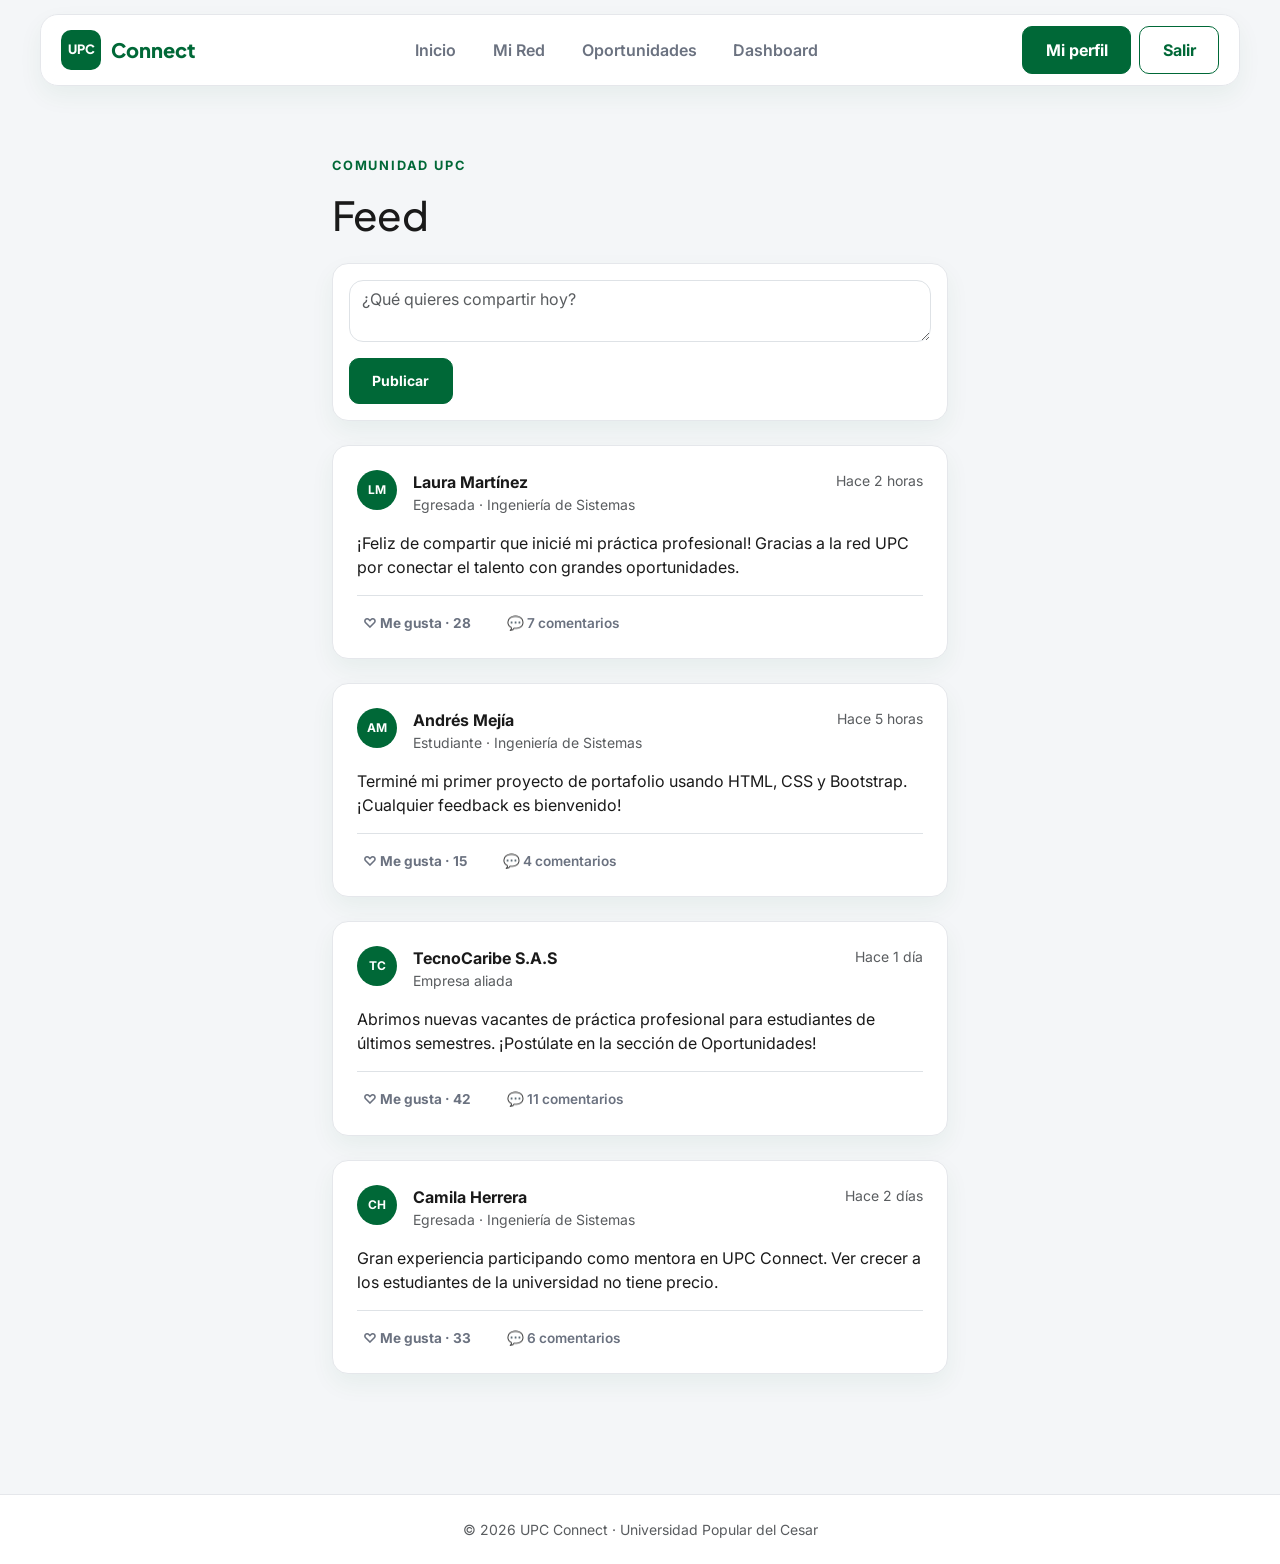
<file: frontend/index.html>
<!doctype html>
<html lang="es">
<head>
  <meta charset="UTF-8" />
  <meta name="viewport" content="width=device-width, initial-scale=1.0" />
  <meta name="description" content="UPC Connect: conectando talento, oportunidades y futuro en la Universidad Popular del Cesar." />
  <title>UPC Connect | Conectando talento, oportunidades y futuro</title>

  <!-- Google Fonts -->
  <link rel="preconnect" href="https://fonts.googleapis.com" />
  <link rel="preconnect" href="https://fonts.gstatic.com" crossorigin />
  <link href="https://fonts.googleapis.com/css2?family=Inter:wght@400;500;600;700;800&family=Plus+Jakarta+Sans:wght@600;700;800&display=swap" rel="stylesheet" />

    <!-- Bootstrap 5 (CDN) -->
  <link href="https://cdn.jsdelivr.net/npm/bootstrap@5.3.3/dist/css/bootstrap.min.css" rel="stylesheet" integrity="sha384-QWTKZyjpPEjISv5WaRU9OFeRpok6YctnYmDr5pNlyT2bRjXh0JMhjY6hW+ALEwIH" crossorigin="anonymous" />

  <!-- Bootstrap Icons: reemplaza los emojis usados como íconos -->
  <link href="https://cdn.jsdelivr.net/npm/bootstrap-icons@1.11.3/font/bootstrap-icons.min.css" rel="stylesheet" integrity="sha384-XGjxtQfXaH2tnPFa9x+ruJTuLE3Aa6LhHSWRr1XeTyhezb4abCG4ccI5AkVDxqC+" crossorigin="anonymous" />

  <link href="css/style.css" rel="stylesheet" />
</head>
<body>

  <!-- ============== NAVBAR ============== -->
  <header class="navbar-upc">
    <div class="navbar-inner">
      <nav class="navbar navbar-expand-lg p-0">
        <div class="container-fluid p-0">
          <a class="navbar-brand" href="index.html">
            <span class="logo-badge">UPC</span> Connect
          </a>
          <button class="navbar-toggler border-0" type="button" data-bs-toggle="collapse" data-bs-target="#navbarUpc">
            <span class="navbar-toggler-icon"></span>
          </button>
          <div class="collapse navbar-collapse" id="navbarUpc">
            <ul class="navbar-nav mx-auto gap-lg-2">
              <li class="nav-item"><a class="nav-link" href="index.html">Inicio</a></li>
              <li class="nav-item"><a class="nav-link" href="pages/red.html" data-pagina="red.html">Mi Red</a></li>
              <li class="nav-item"><a class="nav-link" href="pages/oportunidades.html" data-pagina="oportunidades.html">Oportunidades</a></li>
              <li class="nav-item"><a class="nav-link" href="pages/portafolio.html" data-pagina="portafolio.html">Portafolio</a></li>
              <li class="nav-item"><a class="nav-link" href="pages/mentorias.html" data-pagina="mentorias.html">Mentorías</a></li>
            </ul>
            <div class="d-flex gap-2 mt-3 mt-lg-0">
              <a href="pages/login.html" class="btn btn-upc-outline">Iniciar sesión</a>
              <a href="pages/registro.html" class="btn btn-upc-solid">Registrarse</a>
            </div>
          </div>
        </div>
      </nav>
    </div>
  </header>

  <main>
    <!-- ============== HERO ============== -->
    <section class="hero">
      <div class="container">
        <div class="row align-items-center g-5">
          <div class="col-lg-6">
            <span class="hero-badge"><i class="bi bi-stars"></i> La comunidad que impulsa tu futuro</span>
            <h1 class="mt-4">El talento de la UPC merece estar <span class="destacado">conectado</span></h1>
            <p class="lead mt-3">
              Una plataforma de networking profesional y empleabilidad para conectar
              estudiantes, egresados, docentes y empresas del ecosistema de la
              Universidad Popular del Cesar.
            </p>
            <div class="d-flex flex-column flex-sm-row gap-3 mt-4">
              <a href="pages/registro.html" class="btn btn-upc-solid btn-lg">Crear mi perfil →</a>
              <a href="#oportunidades" class="btn btn-upc-outline btn-lg">Explorar oportunidades</a>
            </div>
            <div class="d-flex align-items-center gap-3 mt-4">
              <div class="avatares-mini">
                <div class="avatar-circle" style="background:#b5d8bf;color:#006837">AM</div>
                <div class="avatar-circle" style="background:#e9c69c;color:#8a5c28">JP</div>
                <div class="avatar-circle" style="background:#b9cbe9;color:#34567e">VC</div>
              </div>
              <span class="small text-muted">Más de 5.000 personas ya hacen parte</span>
            </div>
          </div>

          <div class="col-lg-6">
            <div class="feed-preview mx-auto" style="max-width:480px;">
              <div class="d-flex align-items-center justify-content-between border-bottom px-4 py-3">
                <div class="d-flex align-items-center gap-2">
                  <span class="logo-badge" style="width:34px;height:34px;font-size:0.65rem;">UPC</span>
                  <strong>Mi comunidad</strong>
                </div>
                <span class="text-muted"><i class="bi bi-search"></i> <i class="bi bi-bell"></i></span>
              </div>
              <div class="p-3" style="background:var(--background-color)">
                <div class="card-upc p-3 mb-3 d-flex flex-row align-items-center gap-2">
                  <div class="avatar-sm avatar-circle" style="background:linear-gradient(135deg,#d2ebd9,#79b98d)"></div>
                  <span class="small text-muted flex-fill">¿Qué quieres compartir hoy?</span>
                  <button class="btn btn-sm btn-upc-outline">Publicar</button>
                </div>
                <div class="card-upc p-3 mb-3">
                  <div class="d-flex align-items-start gap-2">
                    <div class="avatar-sm avatar-circle">LM</div>
                    <div class="flex-fill">
                      <div class="d-flex justify-content-between">
                        <strong class="small">Laura Martínez</strong>
                        <span class="small text-muted">Hace 2 h</span>
                      </div>
                      <p class="small text-muted mb-0">Egresada · Ingeniería de Sistemas</p>
                    </div>
                  </div>
                  <p class="small mt-2 mb-2">¡Feliz de compartir que inicié mi práctica profesional! Gracias a la red UPC por conectar el talento con grandes oportunidades.</p>
                  <div class="d-flex gap-3 border-top pt-2 small text-upc fw-bold">
                    <span><i class="bi bi-heart-fill"></i> 28</span><span class="text-muted fw-normal"><i class="bi bi-chat-dots"></i> 7 comentarios</span>
                  </div>
                </div>
                <div class="card-upc p-3">
                  <div class="d-flex align-items-center gap-2">
                    <div class="icon-box" style="width:40px;height:40px;font-size:1rem;"><i class="bi bi-briefcase"></i></div>
                    <div>
                      <p class="small fw-bold mb-0">Analista Junior de Datos</p>
                      <p class="small text-muted mb-0">TecnoCaribe · Valledupar</p>
                    </div>
                  </div>
                  <button class="btn btn-upc-outline w-100 mt-3 btn-sm">Ver oportunidad</button>
                </div>
              </div>
            </div>
          </div>
        </div>
      </div>
    </section>

    <!-- ============== MÉTRICAS ============== -->
    <section class="pt-0">
      <div class="container">
        <div class="card-upc row g-0 text-center overflow-hidden">
          <div class="col-md-4 py-4 border-end-md">
            <p class="font-titulo fw-bold text-upc fs-2 mb-0">5.000+</p>
            <p class="text-muted small mb-0">Estudiantes y egresados</p>
          </div>
          <div class="col-md-4 py-4 border-end-md">
            <p class="font-titulo fw-bold text-upc fs-2 mb-0">120+</p>
            <p class="text-muted small mb-0">Empresas conectadas</p>
          </div>
          <div class="col-md-4 py-4">
            <p class="font-titulo fw-bold text-upc fs-2 mb-0">300+</p>
            <p class="text-muted small mb-0">Oportunidades publicadas</p>
          </div>
        </div>
      </div>
    </section>

    <!-- ============== CARACTERÍSTICAS ============== -->
    <section id="caracteristicas" class="seccion-blanca">
      <div class="container">
        <div class="text-center mx-auto mb-5" style="max-width:640px;">
          <p class="eyebrow">Todo en un solo lugar</p>
          <h2 class="mt-2">Una plataforma para cada etapa de tu camino</h2>
          <p class="text-muted mt-2">Diseñada para que el talento UPC encuentre conexiones reales y oportunidades que sí generan impacto.</p>
        </div>
        <div class="row g-4">
          <div class="col-md-6 col-lg-4">
            <div class="card-upc p-4 h-100">
              <div class="icon-box mb-3"><i class="bi bi-person"></i></div>
              <h3 class="h6 fw-bold">Perfil profesional</h3>
              <p class="small text-muted">Construye tu identidad profesional dentro de la comunidad UPC.</p>
              <a href="pages/perfil.html" class="text-upc fw-bold small">Conocer más →</a>
            </div>
          </div>
          <div class="col-md-6 col-lg-4">
            <div class="card-upc p-4 h-100">
              <div class="icon-box mb-3"><i class="bi bi-globe"></i></div>
              <h3 class="h6 fw-bold">Red profesional</h3>
              <p class="small text-muted">Conecta con estudiantes, egresados, docentes y empresas.</p>
              <a href="pages/red.html" class="text-upc fw-bold small">Conocer más →</a>
            </div>
          </div>
          <div class="col-md-6 col-lg-4">
            <div class="card-upc p-4 h-100">
              <div class="icon-box mb-3"><i class="bi bi-briefcase"></i></div>
              <h3 class="h6 fw-bold">Oportunidades</h3>
              <p class="small text-muted">Encuentra prácticas y empleos alineados con tu perfil.</p>
              <a href="pages/oportunidades.html" class="text-upc fw-bold small">Conocer más →</a>
            </div>
          </div>
          <div class="col-md-6 col-lg-4">
            <div class="card-upc p-4 h-100">
              <div class="icon-box mb-3"><i class="bi bi-folder"></i></div>
              <h3 class="h6 fw-bold">Portafolio</h3>
              <p class="small text-muted">Muestra tus proyectos y destaca tu trabajo académico.</p>
              <a href="pages/portafolio.html" class="text-upc fw-bold small">Conocer más →</a>
            </div>
          </div>
          <div class="col-md-6 col-lg-4">
            <div class="card-upc p-4 h-100">
              <div class="icon-box mb-3"><i class="bi bi-mortarboard"></i></div>
              <h3 class="h6 fw-bold">Mentorías</h3>
              <p class="small text-muted">Aprende de egresados y profesionales de tu área.</p>
              <a href="pages/mentorias.html" class="text-upc fw-bold small">Conocer más →</a>
            </div>
          </div>
          <div class="col-md-6 col-lg-4">
            <div class="card-upc p-4 h-100">
              <div class="icon-box mb-3"><i class="bi bi-lightning-charge"></i></div>
              <h3 class="h6 fw-bold">UPC Talent Match</h3>
              <p class="small text-muted">Descubre oportunidades compatibles con tus habilidades.</p>
              <a href="#talent-match" class="text-upc fw-bold small">Conocer más →</a>
            </div>
          </div>
        </div>
      </div>
    </section>

    <!-- ============== UPC TALENT MATCH ============== -->
    <section id="talent-match">
      <div class="container">
        <div class="text-center mx-auto mb-5" style="max-width:640px;">
          <p class="eyebrow">Funcionalidad diferenciadora</p>
          <h2 class="mt-2">UPC Talent Match</h2>
          <p class="text-muted mt-2">
            Nuestro sistema compara tus habilidades con las que requiere cada
            oportunidad y calcula automáticamente tu porcentaje de compatibilidad.
          </p>
        </div>
        <div class="talent-match-flow mb-5">
                    <div class="paso">
            <div class="fs-3 mb-1"><i class="bi bi-lightbulb"></i></div>
            <p class="fw-bold small mb-0">Tus habilidades</p>
          </div>
          <span class="flecha">→</span>
          <div class="paso">
            <div class="fs-3 mb-1"><i class="bi bi-search"></i></div>
            <p class="fw-bold small mb-0">Comparación</p>
          </div>
          <span class="flecha">→</span>
          <div class="paso">
            	<div class="fs-3 mb-1"><i class="bi bi-bullseye"></i></div>
            <p class="fw-bold small mb-0">Oportunidades compatibles</p>
          </div>
        </div>
        <div class="card-upc p-4 mx-auto" style="max-width:520px;">
          <div class="d-flex justify-content-between align-items-center mb-2">
            <p class="fw-bold mb-0">Practicante de Desarrollo Frontend</p>
            <span class="match-badge match-alto">75% Compatible</span>
          </div>
          <p class="small text-muted mb-3">TecnoCaribe · Requiere: HTML, CSS, JavaScript, Bootstrap</p>
          <div class="progress-upc">
            <div class="progress-upc-bar match-alto" style="width:75%"></div>
          </div>
        </div>
      </div>
    </section>

    <!-- ============== EMPRESAS ============== -->
    <section id="empresas">
      <div class="container">
        <div class="row align-items-center g-4 bg-upc rounded-4 text-white p-5">
          <div class="col-lg-8">
            <div class="icon-box mb-3" style="background:rgba(255,255,255,.15);color:#fff;"><i class="bi bi-people-fill"></i></div>
            <h2 class="fw-bold">Encuentra el talento que hace crecer tu empresa</h2>
            <p class="mt-3" style="color:rgba(255,255,255,.8)">
              Publica tus vacantes, conecta con perfiles UPC y fortalece tu marca
              empleadora dentro de la comunidad universitaria.
            </p>
            <a href="pages/registro.html" class="btn btn-light fw-bold mt-2">Quiero publicar una vacante →</a>
          </div>
          <div class="col-lg-4 text-center d-none d-lg-block">
            <div style="width:160px;height:160px;border:1px solid rgba(255,255,255,.2);border-radius:50%;display:grid;place-items:center;margin:auto;background:rgba(255,255,255,.08)">
              <i class="bi bi-briefcase" style="font-size:2.6rem;"></i>
            </div>
          </div>
        </div>
      </div>
    </section>

    <!-- ============== EVENTOS ============== -->
    <section id="eventos" class="seccion-blanca">
      <div class="container">
        <div class="d-flex flex-column flex-sm-row justify-content-between align-items-sm-end mb-4 gap-2">
          <div>
            <p class="eyebrow">Mantente cerca</p>
            <h2 class="mt-2 mb-0">Próximos eventos</h2>
          </div>
          <a href="#eventos" class="text-upc fw-bold small">Ver agenda completa →</a>
        </div>
        <div class="row g-4">
          <div class="col-md-4">
            <div class="card-upc p-4 d-flex flex-row gap-3">
              <div class="text-center bg-upc-suave text-upc rounded-3 px-3 py-2" style="min-width:64px;">
                <div class="fw-bold fs-5">18</div><div class="small fw-bold">JUN</div>
              </div>
              <div>
                <span class="badge-upc mb-2">Networking</span>
                <p class="fw-bold small mb-1">Feria de Empleo UPC 2026</p>
                <p class="small text-muted mb-0"><i class="bi bi-geo-alt"></i> Auditorio Julio Villazón</p>
              </div>
            </div>
          </div>
          <div class="col-md-4">
            <div class="card-upc p-4 d-flex flex-row gap-3">
              <div class="text-center bg-upc-suave text-upc rounded-3 px-3 py-2" style="min-width:64px;">
                <div class="fw-bold fs-5">25</div><div class="small fw-bold">JUN</div>
              </div>
              <div>
                <span class="badge-upc mb-2">Formación</span>
                <p class="fw-bold small mb-1">Masterclass: Marca personal</p>
                <p class="small text-muted mb-0"><i class="bi bi-geo-alt"></i> Modalidad virtual</p>
              </div>
            </div>
          </div>
          <div class="col-md-4">
            <div class="card-upc p-4 d-flex flex-row gap-3">
              <div class="text-center bg-upc-suave text-upc rounded-3 px-3 py-2" style="min-width:64px;">
                <div class="fw-bold fs-5">02</div><div class="small fw-bold">JUL</div>
              </div>
              <div>
                <span class="badge-upc mb-2">Comunidad</span>
                <p class="fw-bold small mb-1">Encuentro de Egresados</p>
                <p class="small text-muted mb-0"><i class="bi bi-geo-alt"></i> Centro de Convenciones</p>
              </div>
            </div>
          </div>
        </div>
      </div>
    </section>

    <!-- ============== CITA ============== -->
    <section>
      <div class="container text-center" style="max-width:680px;">
        <div class="fs-1 text-upc mb-2">"</div>
        <blockquote class="font-titulo fw-bold fs-4">
          UPC Connect convierte los vínculos de nuestra comunidad en oportunidades para avanzar juntos.
        </blockquote>
        <p class="text-muted small mt-3">— Comunidad Universidad Popular del Cesar</p>
      </div>
    </section>
  </main>

  <!-- ============== FOOTER ============== -->
  <footer class="footer-upc">
    <div class="container py-5">
      <div class="row g-4">
        <div class="col-lg-4">
          <a class="navbar-brand" href="index.html"><span class="logo-badge">UPC</span> Connect</a>
          <p class="text-muted small mt-3" style="max-width:280px;">
            Conectando talento, oportunidades y futuro en la Universidad Popular del Cesar.
          </p>
        </div>
        <div class="col-6 col-lg-2">
          <h6>Plataforma</h6>
          <a class="d-block py-1" href="#caracteristicas">Características</a>
          <a class="d-block py-1" href="#eventos">Eventos</a>
        </div>
        <div class="col-6 col-lg-3">
          <h6>Institucional</h6>
          <a class="d-block py-1" href="https://www.unicesar.edu.co" target="_blank" rel="noreferrer">Universidad Popular del Cesar</a>
          <a class="d-block py-1" href="#empresas">Para empresas</a>
        </div>
        <div class="col-6 col-lg-3">
          <h6>Legal</h6>
          <a class="d-block py-1" href="#">Privacidad</a>
          <a class="d-block py-1" href="#">Términos de uso</a>
        </div>
      </div>
    </div>
    <div class="border-top py-3">
      <div class="container small text-muted">© 2026 UPC Connect · Universidad Popular del Cesar</div>
    </div>
  </footer>

  <!-- Bootstrap JS (bundle incluye Popper) -->
  <script src="https://cdn.jsdelivr.net/npm/bootstrap@5.3.3/dist/js/bootstrap.bundle.min.js" integrity="sha384-YvpcrYf0tY3lHB60NNkmXc5s9fDVZLESaAA55NDzOxhy9GkcIdslK1eN7N6jIeHz" crossorigin="anonymous"></script>
  <script src="js/data.js"></script>
  <script src="js/storage.js"></script>
  <script src="js/main.js"></script>
</body>
</html>
</file>
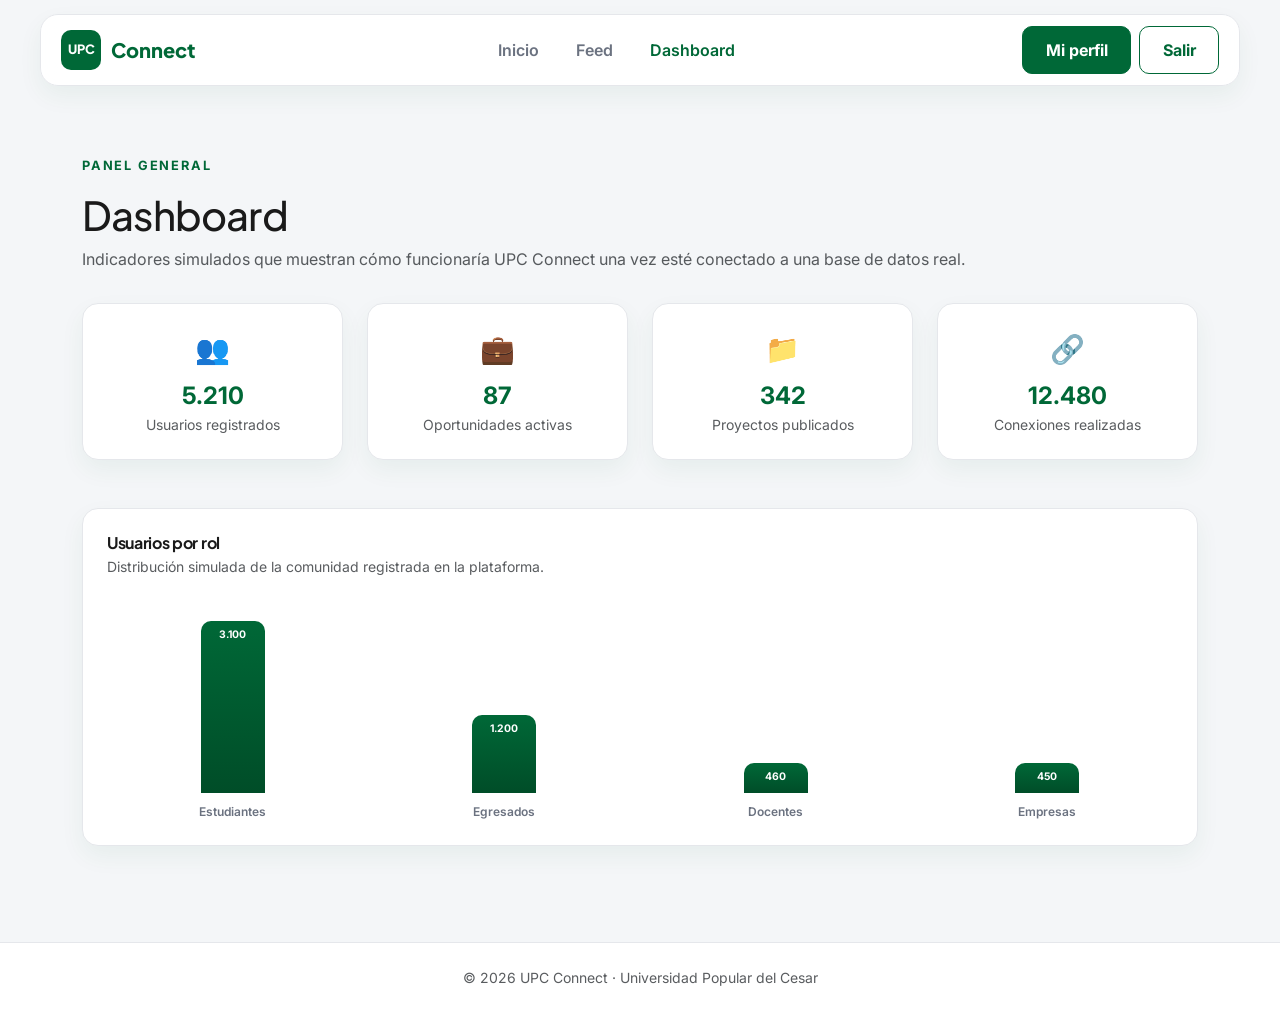
<file: frontend/pages/dashboard.html>
<!doctype html>
<html lang="es">
<head>
  <meta charset="UTF-8" />
  <meta name="viewport" content="width=device-width, initial-scale=1.0" />
  <title>Dashboard | UPC Connect</title>
  <link rel="preconnect" href="https://fonts.googleapis.com" />
  <link href="https://fonts.googleapis.com/css2?family=Inter:wght@400;500;600;700;800&family=Plus+Jakarta+Sans:wght@600;700;800&display=swap" rel="stylesheet" />
  <link href="https://cdn.jsdelivr.net/npm/bootstrap@5.3.3/dist/css/bootstrap.min.css" rel="stylesheet" />
  <link href="../css/style.css" rel="stylesheet" />
</head>
<body>

  <header class="navbar-upc">
    <div class="navbar-inner">
      <nav class="navbar navbar-expand-lg p-0">
        <div class="container-fluid p-0">
          <a class="navbar-brand" href="../index.html"><span class="logo-badge">UPC</span> Connect</a>
          <button class="navbar-toggler border-0" type="button" data-bs-toggle="collapse" data-bs-target="#navbarUpc">
            <span class="navbar-toggler-icon"></span>
          </button>
          <div class="collapse navbar-collapse" id="navbarUpc">
            <ul class="navbar-nav mx-auto gap-lg-2">
              <li class="nav-item"><a class="nav-link" href="../index.html">Inicio</a></li>
              <li class="nav-item"><a class="nav-link" href="feed.html" data-pagina="feed.html">Feed</a></li>
              <li class="nav-item"><a class="nav-link active" href="dashboard.html" data-pagina="dashboard.html">Dashboard</a></li>
            </ul>
            <div class="d-flex gap-2 mt-3 mt-lg-0">
              <a href="perfil.html" class="btn btn-upc-solid">Mi perfil</a>
              <a href="login.html" class="btn btn-upc-outline" id="btnCerrarSesion">Salir</a>
            </div>
          </div>
        </div>
      </nav>
    </div>
  </header>

  <main>
    <section class="pb-3">
      <div class="container">
        <p class="eyebrow">Panel general</p>
        <h1 class="mt-2">Dashboard</h1>
        <p class="text-muted">
          Indicadores simulados que muestran cómo funcionaría UPC Connect una
          vez esté conectado a una base de datos real.
        </p>
      </div>
    </section>

    <section class="pt-0">
      <div class="container">
        <div class="row g-4 mb-5" id="dashboardIndicadores"></div>

        <div class="card-upc p-4">
          <h2 class="h6 fw-bold mb-1">Usuarios por rol</h2>
          <p class="small text-muted mb-4">Distribución simulada de la comunidad registrada en la plataforma.</p>
          <div class="grafico-barras" id="dashboardGrafico"></div>
        </div>
      </div>
    </section>
  </main>

  <footer class="footer-upc mt-4">
    <div class="container py-4 text-center small text-muted">© 2026 UPC Connect · Universidad Popular del Cesar</div>
  </footer>

  <script src="https://cdn.jsdelivr.net/npm/bootstrap@5.3.3/dist/js/bootstrap.bundle.min.js"></script>
  <script src="../js/data.js"></script>
  <script src="../js/storage.js"></script>
  <script src="../js/dashboard.js"></script>
  <script src="../js/main.js"></script>
</body>
</html>
</file>
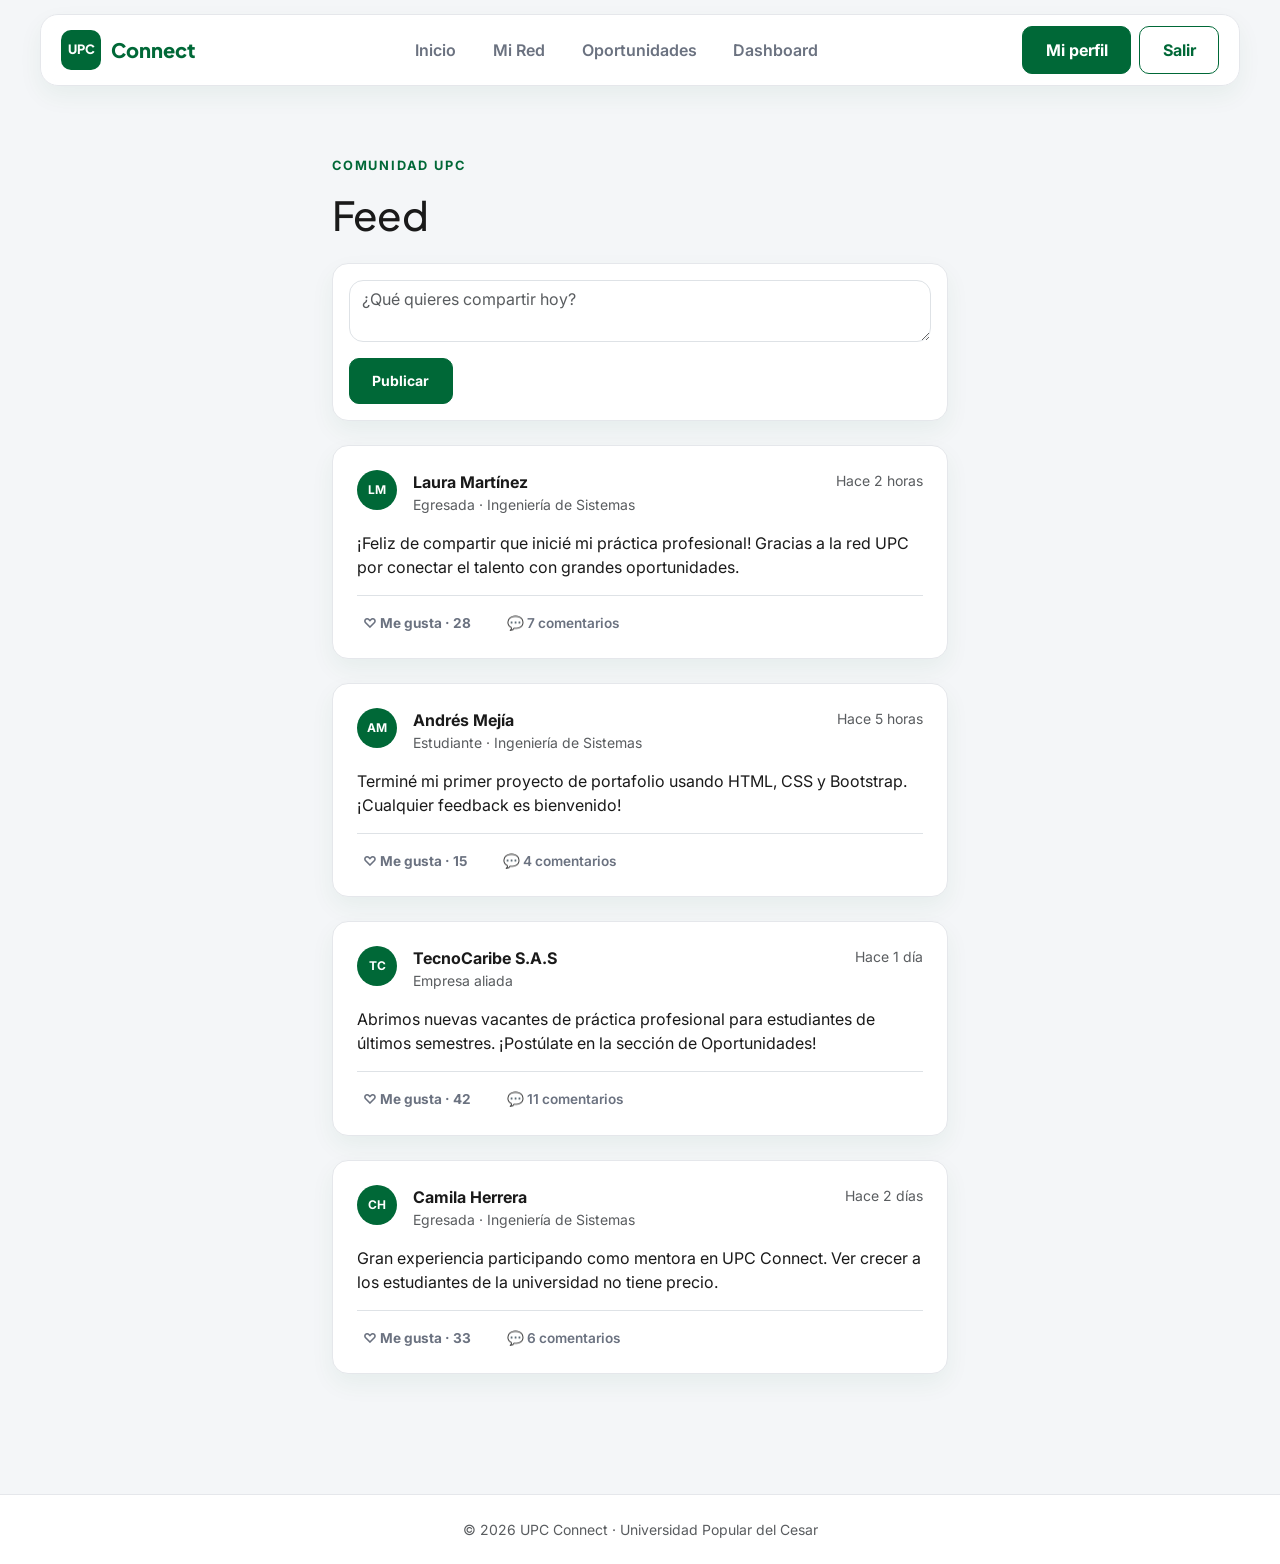
<file: frontend/pages/feed.html>
<!doctype html>
<html lang="es">
<head>
  <meta charset="UTF-8" />
  <meta name="viewport" content="width=device-width, initial-scale=1.0" />
  <title>Feed | UPC Connect</title>
  <link rel="preconnect" href="https://fonts.googleapis.com" />
  <link href="https://fonts.googleapis.com/css2?family=Inter:wght@400;500;600;700;800&family=Plus+Jakarta+Sans:wght@600;700;800&display=swap" rel="stylesheet" />
  <link href="https://cdn.jsdelivr.net/npm/bootstrap@5.3.3/dist/css/bootstrap.min.css" rel="stylesheet" />
  <link href="../css/style.css" rel="stylesheet" />
</head>
<body>

  <header class="navbar-upc">
    <div class="navbar-inner">
      <nav class="navbar navbar-expand-lg p-0">
        <div class="container-fluid p-0">
          <a class="navbar-brand" href="../index.html"><span class="logo-badge">UPC</span> Connect</a>
          <button class="navbar-toggler border-0" type="button" data-bs-toggle="collapse" data-bs-target="#navbarUpc">
            <span class="navbar-toggler-icon"></span>
          </button>
          <div class="collapse navbar-collapse" id="navbarUpc">
            <ul class="navbar-nav mx-auto gap-lg-2">
              <li class="nav-item"><a class="nav-link" href="../index.html">Inicio</a></li>
              <li class="nav-item"><a class="nav-link" href="red.html" data-pagina="red.html">Mi Red</a></li>
              <li class="nav-item"><a class="nav-link" href="oportunidades.html" data-pagina="oportunidades.html">Oportunidades</a></li>
              <li class="nav-item"><a class="nav-link" href="dashboard.html" data-pagina="dashboard.html">Dashboard</a></li>
            </ul>
            <div class="d-flex gap-2 mt-3 mt-lg-0">
              <a href="perfil.html" class="btn btn-upc-solid">Mi perfil</a>
              <a href="login.html" class="btn btn-upc-outline" id="btnCerrarSesion">Salir</a>
            </div>
          </div>
        </div>
      </nav>
    </div>
  </header>

  <main>
    <section>
      <div class="container" style="max-width:640px;">
        <p class="eyebrow">Comunidad UPC</p>
        <h1 class="mt-2 mb-4">Feed</h1>

        <div class="card-upc p-3 mb-4">
          <form id="formPublicar">
            <textarea class="form-control mb-3" id="nuevaPublicacion" rows="2" placeholder="¿Qué quieres compartir hoy?" style="border-radius:14px;"></textarea>
            <button type="submit" class="btn btn-upc-solid btn-sm">Publicar</button>
          </form>
        </div>

        <div id="feedContainer"></div>
      </div>
    </section>
    </main>

  <!-- Modal genérico de confirmación (reutilizable) -->
  <div class="modal fade" id="modalConfirmar" tabindex="-1" aria-hidden="true">
    <div class="modal-dialog modal-dialog-centered">
      <div class="modal-content">
        <div class="modal-header">
          <h5 class="modal-title">Confirmar acción</h5>
          <button type="button" class="btn-close" data-bs-dismiss="modal" aria-label="Cerrar"></button>
        </div>
        <div class="modal-body" id="modalConfirmarTexto"></div>
        <div class="modal-footer">
          <button type="button" class="btn btn-upc-outline" data-bs-dismiss="modal">Cancelar</button>
          <button type="button" class="btn btn-upc-solid" id="modalConfirmarBoton">Eliminar</button>
        </div>
      </div>
    </div>
  </div>

  <footer class="footer-upc mt-4">
    <div class="container py-4 text-center small text-muted">© 2026 UPC Connect · Universidad Popular del Cesar</div>
  </footer>

  <script src="https://cdn.jsdelivr.net/npm/bootstrap@5.3.3/dist/js/bootstrap.bundle.min.js"></script>
  <script src="../js/data.js"></script>
  <script src="../js/storage.js"></script>
  <script src="../js/feed.js"></script>
  <script src="../js/main.js"></script>
</body>
</html>
</file>
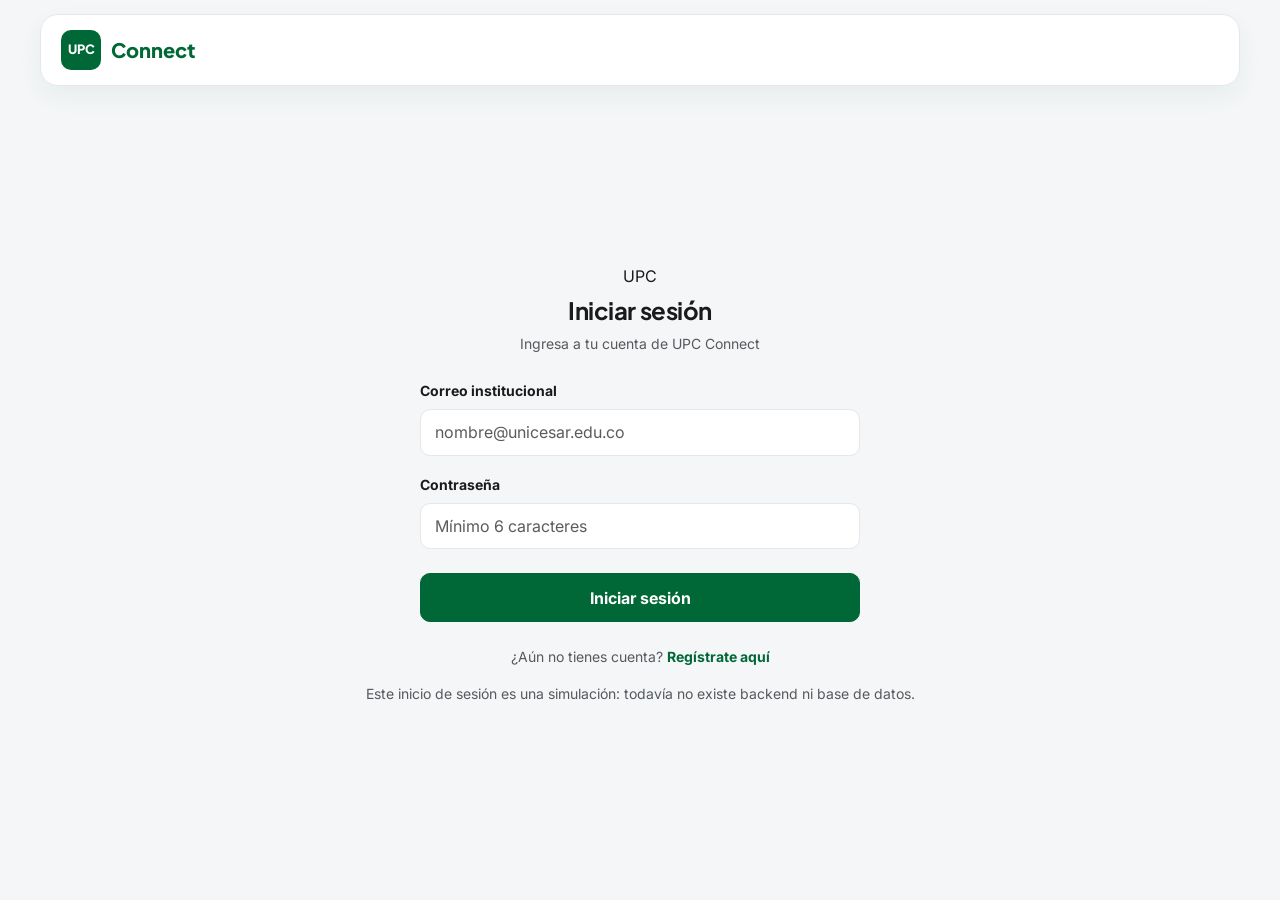
<file: frontend/pages/login.html>
<!doctype html>
<html lang="es">
<head>
  <meta charset="UTF-8" />
  <meta name="viewport" content="width=device-width, initial-scale=1.0" />
  <title>Iniciar sesión | UPC Connect</title>
  <link rel="preconnect" href="https://fonts.googleapis.com" />
  <link href="https://fonts.googleapis.com/css2?family=Inter:wght@400;500;600;700;800&family=Plus+Jakarta+Sans:wght@600;700;800&display=swap" rel="stylesheet" />
  <link href="https://cdn.jsdelivr.net/npm/bootstrap@5.3.3/dist/css/bootstrap.min.css" rel="stylesheet" />
  <link href="../css/style.css" rel="stylesheet" />
</head>
<body>

  <header class="navbar-upc">
    <div class="navbar-inner">
      <nav class="navbar navbar-expand-lg p-0">
        <div class="container-fluid p-0">
          <a class="navbar-brand" href="../index.html"><span class="logo-badge">UPC</span> Connect</a>
        </div>
      </nav>
    </div>
  </header>

  <main>
    <section class="d-flex align-items-center" style="min-height:calc(100vh - 84px);">
      <div class="container">
        <div class="form-upc mx-auto" style="max-width:440px;">
          <div class="text-center mb-4">
            <span class="logo-badge mx-auto mb-2" style="display:grid;">UPC</span>
            <h1 class="h4 fw-bold mt-2">Iniciar sesión</h1>
            <p class="text-muted small">Ingresa a tu cuenta de UPC Connect</p>
          </div>

          <form id="formLogin" novalidate>
            <div class="mb-3">
              <label class="form-label small fw-bold">Correo institucional</label>
              <input type="email" class="form-control" id="loginCorreo" placeholder="nombre@unicesar.edu.co" required />
              <div class="invalid-feedback">Ingresa un correo válido.</div>
            </div>
            <div class="mb-3">
              <label class="form-label small fw-bold">Contraseña</label>
              <input type="password" class="form-control" id="loginClave" placeholder="Mínimo 6 caracteres" required />
              <div class="invalid-feedback">La contraseña debe tener al menos 6 caracteres.</div>
            </div>

            <div id="loginMensaje" class="alert alert-success small d-none" role="alert"></div>

            <button type="submit" class="btn btn-upc-solid w-100 mt-2">Iniciar sesión</button>
          </form>

          <p class="text-center small text-muted mt-4 mb-0">
            ¿Aún no tienes cuenta?
            <a href="registro.html" class="text-upc fw-bold">Regístrate aquí</a>
          </p>
        </div>
        <p class="text-center small text-muted mt-3">
          Este inicio de sesión es una simulación: todavía no existe backend ni base de datos.
        </p>
      </div>
    </section>
  </main>

  <script src="https://cdn.jsdelivr.net/npm/bootstrap@5.3.3/dist/js/bootstrap.bundle.min.js"></script>
  <script src="../js/data.js"></script>
  <script src="../js/storage.js"></script>
  <script src="../js/main.js"></script>
  <script src="../js/auth.js"></script>
</body>
</html>
</file>
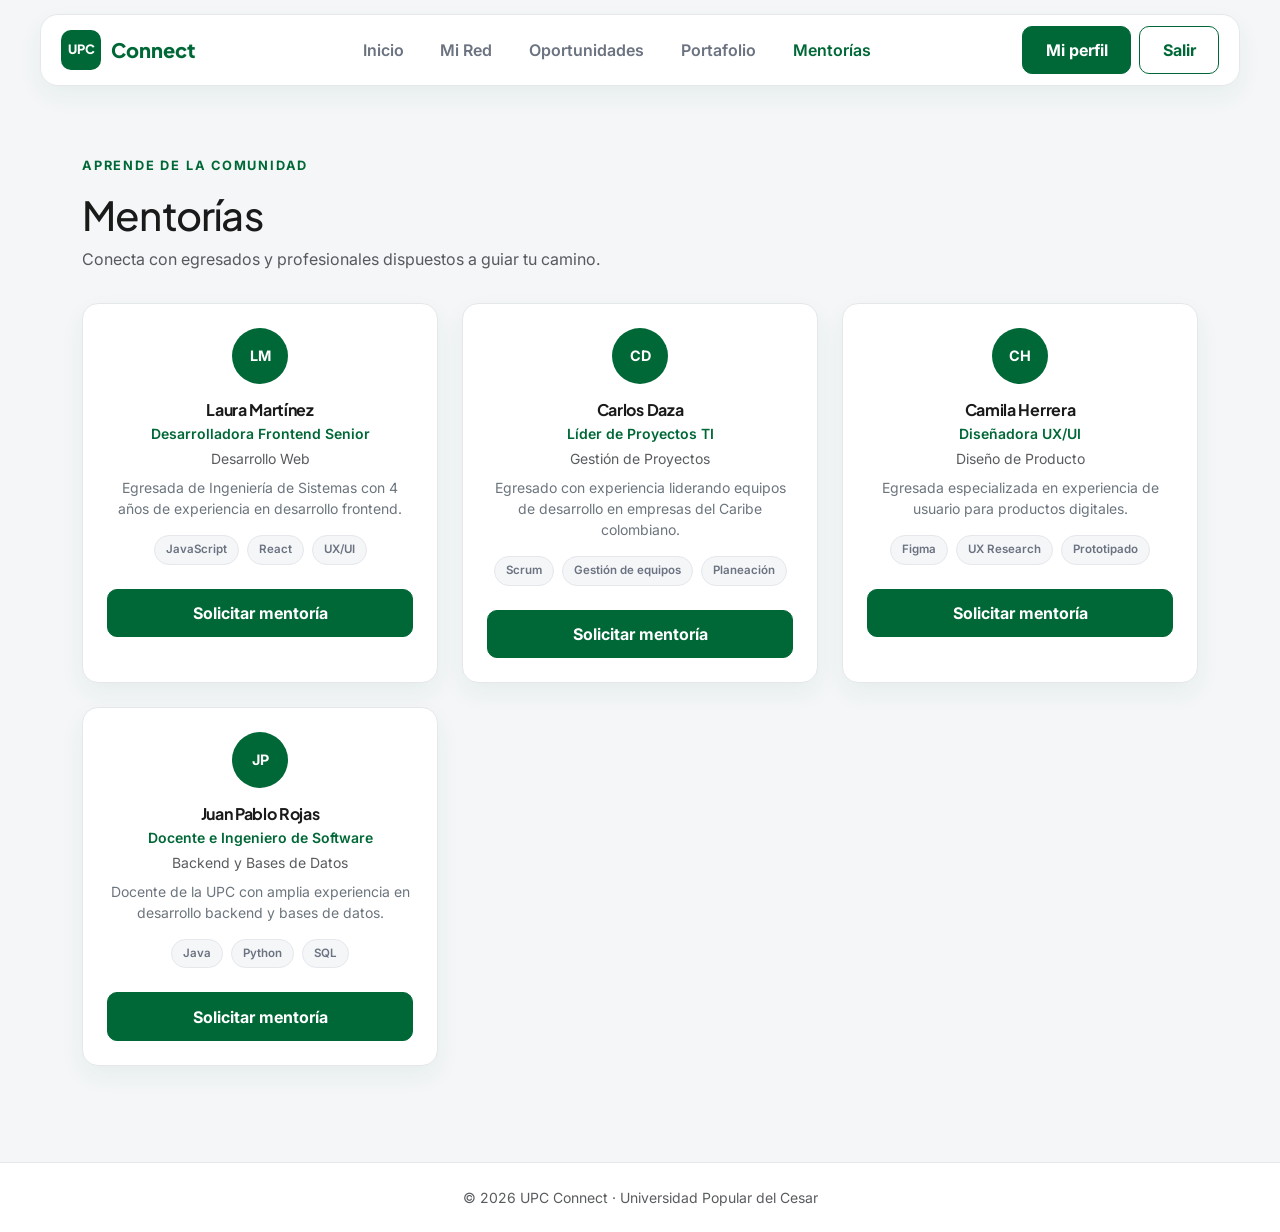
<file: frontend/pages/mentorias.html>
<!doctype html>
<html lang="es">
<head>
  <meta charset="UTF-8" />
  <meta name="viewport" content="width=device-width, initial-scale=1.0" />
  <title>Mentorías | UPC Connect</title>
  <link rel="preconnect" href="https://fonts.googleapis.com" />
  <link href="https://fonts.googleapis.com/css2?family=Inter:wght@400;500;600;700;800&family=Plus+Jakarta+Sans:wght@600;700;800&display=swap" rel="stylesheet" />
  <link href="https://cdn.jsdelivr.net/npm/bootstrap@5.3.3/dist/css/bootstrap.min.css" rel="stylesheet" />
  <link href="../css/style.css" rel="stylesheet" />
</head>
<body>

  <header class="navbar-upc">
    <div class="navbar-inner">
      <nav class="navbar navbar-expand-lg p-0">
        <div class="container-fluid p-0">
          <a class="navbar-brand" href="../index.html"><span class="logo-badge">UPC</span> Connect</a>
          <button class="navbar-toggler border-0" type="button" data-bs-toggle="collapse" data-bs-target="#navbarUpc">
            <span class="navbar-toggler-icon"></span>
          </button>
          <div class="collapse navbar-collapse" id="navbarUpc">
            <ul class="navbar-nav mx-auto gap-lg-2">
              <li class="nav-item"><a class="nav-link" href="../index.html">Inicio</a></li>
              <li class="nav-item"><a class="nav-link" href="red.html" data-pagina="red.html">Mi Red</a></li>
              <li class="nav-item"><a class="nav-link" href="oportunidades.html" data-pagina="oportunidades.html">Oportunidades</a></li>
              <li class="nav-item"><a class="nav-link" href="portafolio.html" data-pagina="portafolio.html">Portafolio</a></li>
              <li class="nav-item"><a class="nav-link active" href="mentorias.html" data-pagina="mentorias.html">Mentorías</a></li>
            </ul>
            <div class="d-flex gap-2 mt-3 mt-lg-0">
              <a href="perfil.html" class="btn btn-upc-solid">Mi perfil</a>
              <a href="login.html" class="btn btn-upc-outline" id="btnCerrarSesion">Salir</a>
            </div>
          </div>
        </div>
      </nav>
    </div>
  </header>

  <main>
    <section class="pb-3">
      <div class="container">
        <p class="eyebrow">Aprende de la comunidad</p>
        <h1 class="mt-2">Mentorías</h1>
        <p class="text-muted">Conecta con egresados y profesionales dispuestos a guiar tu camino.</p>
      </div>
    </section>
    <section class="pt-0">
      <div class="container">
        <div class="row g-4" id="mentoresContainer"></div>
      </div>
    </section>
  </main>

  <div class="toast-container position-fixed bottom-0 end-0 p-3">
    <div id="toastUpc" class="toast align-items-center text-white bg-upc border-0" role="alert">
      <div class="d-flex">
        <div class="toast-body" id="toastUpcTexto"></div>
        <button type="button" class="btn-close btn-close-white me-2 m-auto" data-bs-dismiss="toast"></button>
      </div>
    </div>
  </div>

  <footer class="footer-upc mt-4">
    <div class="container py-4 text-center small text-muted">© 2026 UPC Connect · Universidad Popular del Cesar</div>
  </footer>

  <script src="https://cdn.jsdelivr.net/npm/bootstrap@5.3.3/dist/js/bootstrap.bundle.min.js"></script>
  <script src="../js/data.js"></script>
  <script src="../js/storage.js"></script>
  <script src="../js/utils.js"></script>
  <script src="../js/mentores.js"></script>
  <script src="../js/main.js"></script>
</body>
</html>
</file>
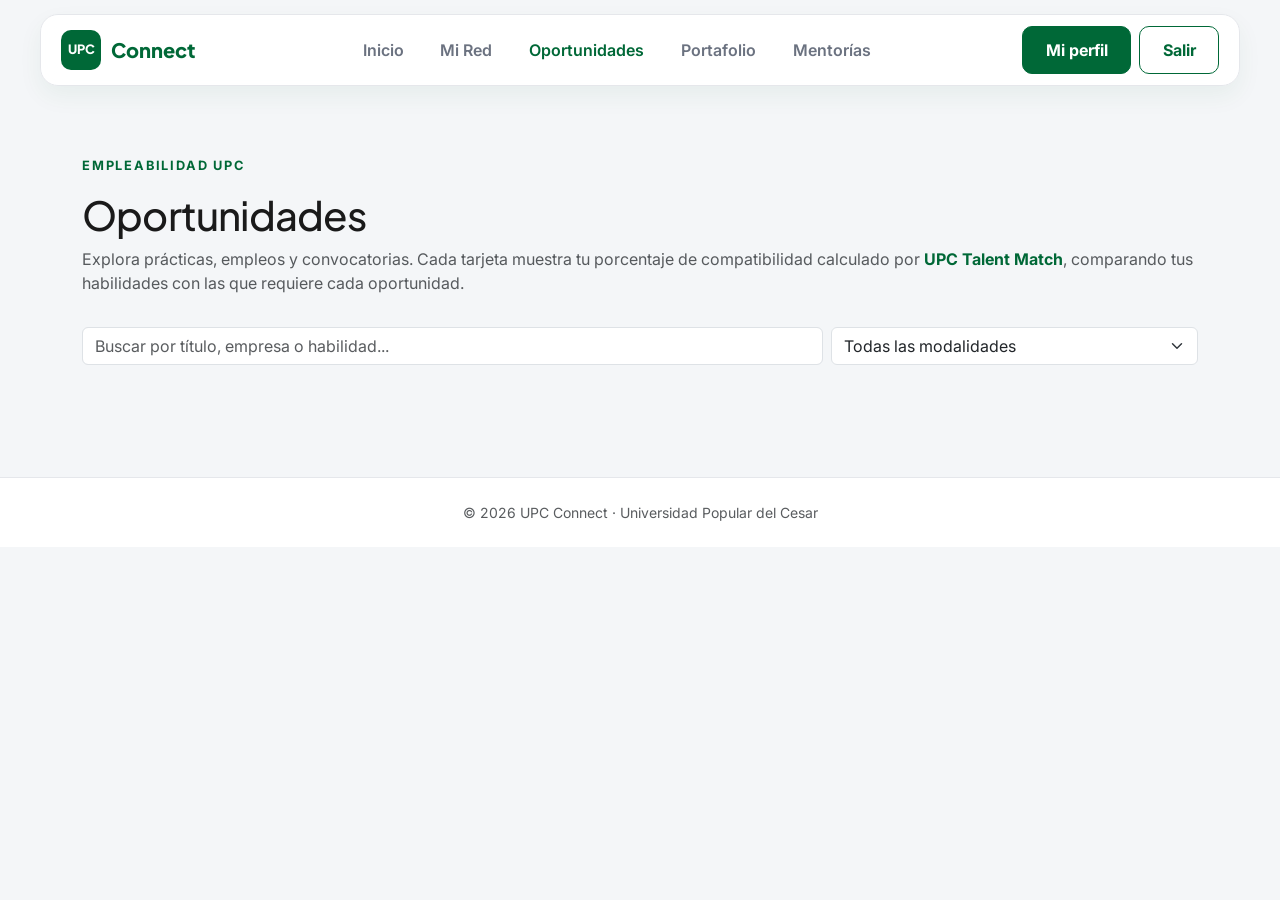
<file: frontend/pages/oportunidades.html>
<!doctype html>
<html lang="es">
<head>
  <meta charset="UTF-8" />
  <meta name="viewport" content="width=device-width, initial-scale=1.0" />
  <title>Oportunidades | UPC Connect</title>
  <link rel="preconnect" href="https://fonts.googleapis.com" />
  <link href="https://fonts.googleapis.com/css2?family=Inter:wght@400;500;600;700;800&family=Plus+Jakarta+Sans:wght@600;700;800&display=swap" rel="stylesheet" />
  <link href="https://cdn.jsdelivr.net/npm/bootstrap@5.3.3/dist/css/bootstrap.min.css" rel="stylesheet" />
  <link href="../css/style.css" rel="stylesheet" />
</head>
<body>

  <header class="navbar-upc">
    <div class="navbar-inner">
      <nav class="navbar navbar-expand-lg p-0">
        <div class="container-fluid p-0">
          <a class="navbar-brand" href="../index.html"><span class="logo-badge">UPC</span> Connect</a>
          <button class="navbar-toggler border-0" type="button" data-bs-toggle="collapse" data-bs-target="#navbarUpc">
            <span class="navbar-toggler-icon"></span>
          </button>
          <div class="collapse navbar-collapse" id="navbarUpc">
            <ul class="navbar-nav mx-auto gap-lg-2">
              <li class="nav-item"><a class="nav-link" href="../index.html">Inicio</a></li>
              <li class="nav-item"><a class="nav-link" href="red.html" data-pagina="red.html">Mi Red</a></li>
              <li class="nav-item"><a class="nav-link active" href="oportunidades.html" data-pagina="oportunidades.html">Oportunidades</a></li>
              <li class="nav-item"><a class="nav-link" href="portafolio.html" data-pagina="portafolio.html">Portafolio</a></li>
              <li class="nav-item"><a class="nav-link" href="mentorias.html" data-pagina="mentorias.html">Mentorías</a></li>
            </ul>
            <div class="d-flex gap-2 mt-3 mt-lg-0">
              <a href="perfil.html" class="btn btn-upc-solid">Mi perfil</a>
              <a href="login.html" class="btn btn-upc-outline" id="btnCerrarSesion">Salir</a>
            </div>
          </div>
        </div>
      </nav>
    </div>
  </header>

  <main>
    <section class="pb-3">
      <div class="container">
        <p class="eyebrow">Empleabilidad UPC</p>
        <h1 class="mt-2">Oportunidades</h1>
        <p class="text-muted">
          Explora prácticas, empleos y convocatorias. Cada tarjeta muestra tu
          porcentaje de compatibilidad calculado por
          <strong class="text-upc">UPC Talent Match</strong>, comparando tus
          habilidades con las que requiere cada oportunidad.
        </p>
      </div>
    </section>
        <section class="pb-3 pt-0">
      <div class="container">
        <div class="row g-2 mb-4">
          <div class="col-md-8">
            <input type="text" class="form-control" id="buscarOportunidad" placeholder="Buscar por título, empresa o habilidad..." />
          </div>
          <div class="col-md-4">
            <select class="form-select" id="filtroModalidad">
              <option value="">Todas las modalidades</option>
              <option value="presencial">Presencial</option>
              <option value="remoto">Remoto</option>
              <option value="híbrido">Híbrido</option>
            </select>
          </div>
        </div>
      </div>
    </section>
    <section class="pt-0">
      <div class="container">
        <div class="row g-4" id="oportunidadesContainer"></div>
        <p class="text-muted text-center mt-4 d-none" id="oportunidadesVacio">No encontramos oportunidades que coincidan con tu búsqueda.</p>
      </div>
    </section>
  </main>

  <!-- Modal: Ver detalles de una oportunidad -->
  <div class="modal fade" id="modalDetalleOportunidad" tabindex="-1" aria-hidden="true">
    <div class="modal-dialog modal-dialog-centered">
      <div class="modal-content">
        <div class="modal-header">
          <h5 class="modal-title" id="modalDetalleTitulo">Detalle de la oportunidad</h5>
          <button type="button" class="btn-close" data-bs-dismiss="modal" aria-label="Cerrar"></button>
        </div>
        <div class="modal-body">
          <p class="text-upc fw-semibold small mb-1" id="modalDetalleEmpresa"></p>
          <p class="text-muted small mb-3" id="modalDetalleModalidad"></p>
          <p class="small" id="modalDetalleDescripcion"></p>
        </div>
      </div>
    </div>
  </div>

  <!-- Toast reutilizable (usado por utils.js) -->
  <div class="toast-container position-fixed bottom-0 end-0 p-3">
    <div id="toastUpc" class="toast align-items-center text-white bg-upc border-0" role="alert" aria-live="assertive" aria-atomic="true">
      <div class="d-flex">
        <div class="toast-body" id="toastUpcTexto"></div>
        <button type="button" class="btn-close btn-close-white me-2 m-auto" data-bs-dismiss="toast" aria-label="Cerrar"></button>
      </div>
    </div>
  </div>

  <footer class="footer-upc mt-4">
    <div class="container py-4 text-center small text-muted">© 2026 UPC Connect · Universidad Popular del Cesar</div>
  </footer>

  <script src="https://cdn.jsdelivr.net/npm/bootstrap@5.3.3/dist/js/bootstrap.bundle.min.js"></script>
  <script src="../js/data.js"></script>
  <script src="../js/storage.js"></script>
  <script src="../js/main.js"></script>
  <script src="../js/utils.js"></script>
  <script src="../js/talentMatch.js"></script>
  <script src="../js/oportunidades.js"></script>
</body>
</html>
</file>
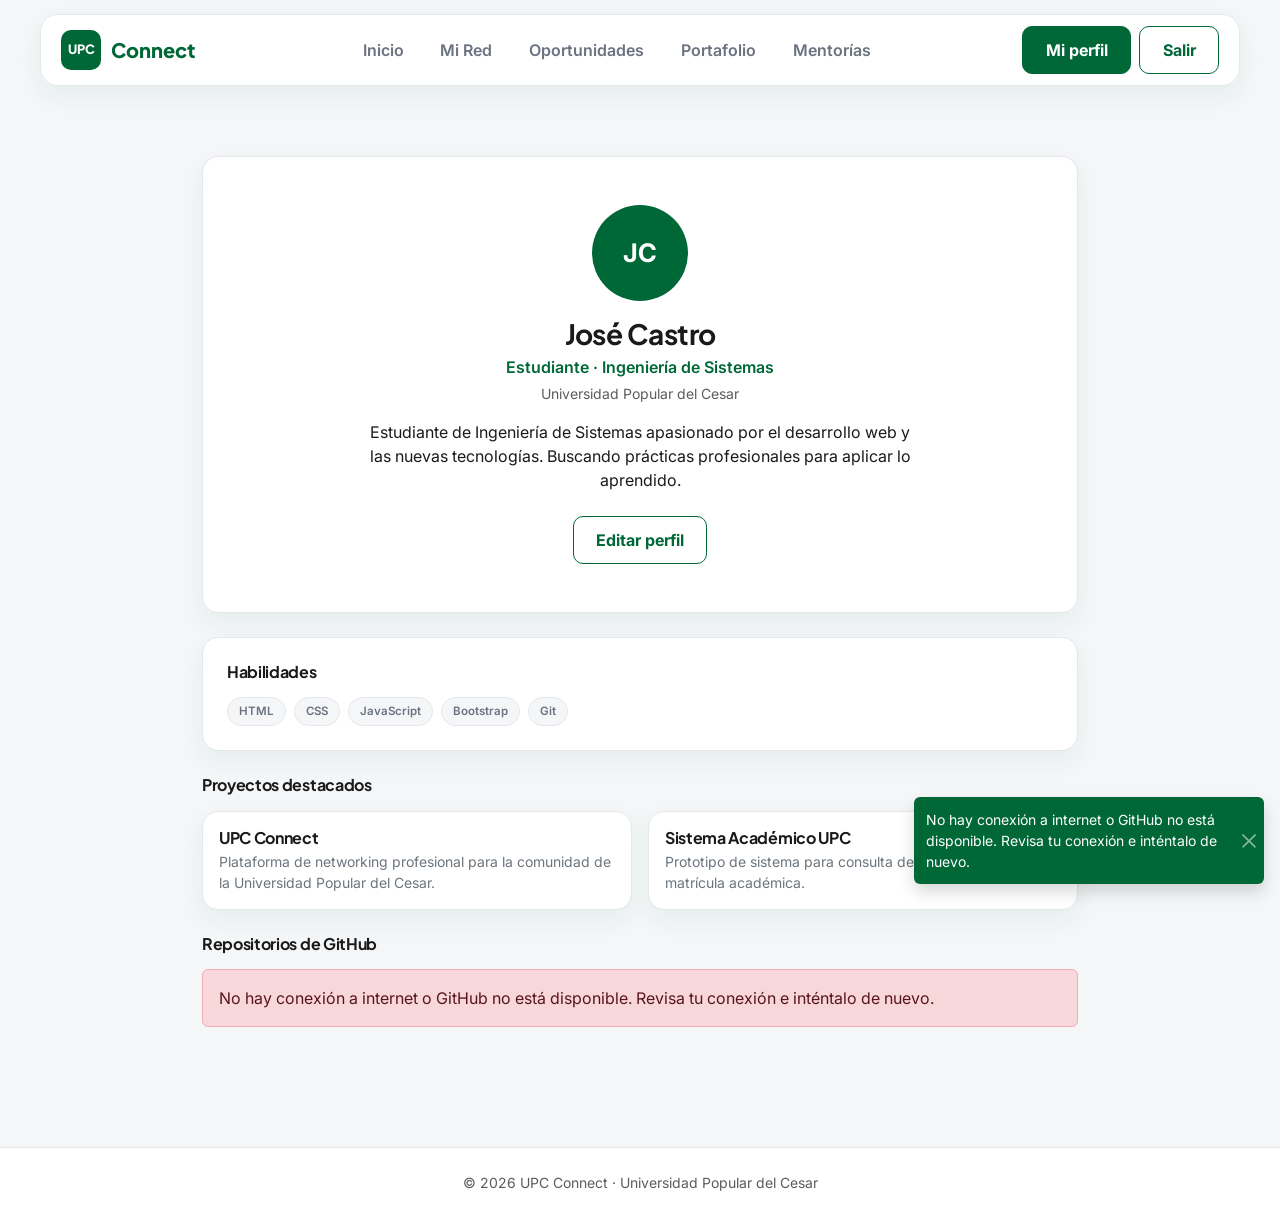
<file: frontend/pages/perfil.html>
<!doctype html>
<html lang="es">
<head>
  <meta charset="UTF-8" />
  <meta name="viewport" content="width=device-width, initial-scale=1.0" />
  <title>Mi Perfil | UPC Connect</title>
  <link rel="preconnect" href="https://fonts.googleapis.com" />
  <link href="https://fonts.googleapis.com/css2?family=Inter:wght@400;500;600;700;800&family=Plus+Jakarta+Sans:wght@600;700;800&display=swap" rel="stylesheet" />
  <link href="https://cdn.jsdelivr.net/npm/bootstrap@5.3.3/dist/css/bootstrap.min.css" rel="stylesheet" />
  <link href="https://cdn.jsdelivr.net/npm/bootstrap-icons@1.11.3/font/bootstrap-icons.min.css" rel="stylesheet" />
  <link href="../css/style.css" rel="stylesheet" />
</head>
<body>

  <header class="navbar-upc">
    <div class="navbar-inner">
      <nav class="navbar navbar-expand-lg p-0">
        <div class="container-fluid p-0">
          <a class="navbar-brand" href="../index.html"><span class="logo-badge">UPC</span> Connect</a>
          <button class="navbar-toggler border-0" type="button" data-bs-toggle="collapse" data-bs-target="#navbarUpc">
            <span class="navbar-toggler-icon"></span>
          </button>
          <div class="collapse navbar-collapse" id="navbarUpc">
            <ul class="navbar-nav mx-auto gap-lg-2">
              <li class="nav-item"><a class="nav-link" href="../index.html">Inicio</a></li>
              <li class="nav-item"><a class="nav-link" href="red.html" data-pagina="red.html">Mi Red</a></li>
              <li class="nav-item"><a class="nav-link" href="oportunidades.html" data-pagina="oportunidades.html">Oportunidades</a></li>
              <li class="nav-item"><a class="nav-link" href="portafolio.html" data-pagina="portafolio.html">Portafolio</a></li>
              <li class="nav-item"><a class="nav-link" href="mentorias.html" data-pagina="mentorias.html">Mentorías</a></li>
            </ul>
            <div class="d-flex gap-2 mt-3 mt-lg-0">
              <a href="perfil.html" class="btn btn-upc-solid">Mi perfil</a>
              <a href="login.html" class="btn btn-upc-outline" id="btnCerrarSesion">Salir</a>
            </div>
          </div>
        </div>
      </nav>
    </div>
  </header>

  <main>
    <section>
      <div class="container" style="max-width:900px;">
        <div id="perfilContainer">
          <div class="card-upc p-4 p-md-5 text-center mb-4">
            <div class="avatar-circle avatar-lg mx-auto mb-3" id="perfilIniciales"></div>
            <h1 class="h3 fw-bold mb-1" id="perfilNombre"></h1>
            <p class="text-upc fw-semibold mb-1" id="perfilRol"></p>
            <p class="text-muted small mb-3" id="perfilUniversidad"></p>
            <p class="mx-auto" style="max-width:560px;" id="perfilDescripcion"></p>
            <button class="btn btn-upc-outline mt-2" data-bs-toggle="modal" data-bs-target="#modalEditarPerfil">
              Editar perfil
            </button>
          </div>

          <div class="card-upc p-4 mb-4">
            <h2 class="h6 fw-bold mb-3">Habilidades</h2>
            <div class="d-flex flex-wrap gap-2" id="perfilHabilidades"></div>
          </div>

          <div class="mb-3">
            <h2 class="h6 fw-bold">Proyectos destacados</h2>
          </div>
          <div class="row g-3" id="perfilProyectos"></div>

          <div class="mb-3 mt-4">
            <h2 class="h6 fw-bold">Repositorios de GitHub</h2>
          </div>
          <div class="row g-3" id="perfilGithubRepos"></div>
        </div>
      </div>
    </section>
  </main>

  <!-- Modal editar perfil (simulado, sin backend) -->
  <div class="modal fade" id="modalEditarPerfil" tabindex="-1">
    <div class="modal-dialog">
      <div class="modal-content" style="border-radius:20px;">
        <form id="formEditarPerfil">
          <div class="modal-header">
            <h5 class="modal-title fw-bold">Editar perfil</h5>
            <button type="button" class="btn-close" data-bs-dismiss="modal"></button>
          </div>
          <div class="modal-body">
            <label class="form-label small fw-bold">Descripción profesional</label>
            <textarea class="form-control" id="editDescripcion" rows="4"></textarea>
            <p class="small text-muted mt-2 mb-0">
              Esta edición es solo una simulación local: como todavía no hay
              backend ni base de datos, el cambio no se guarda en un servidor.
            </p>
            <div class="mt-3">
              <label class="form-label small fw-bold">Usuario de GitHub</label>
              <input type="text" class="form-control" id="editGithubUser" placeholder="Ej: torvalds" />
            </div>
          </div>
          <div class="modal-footer">
            <button type="button" class="btn btn-upc-outline" data-bs-dismiss="modal">Cancelar</button>
            <button type="submit" class="btn btn-upc-solid">Guardar cambios</button>
          </div>
        </form>
      </div>
    </div>
  </div>

  <div class="toast-container position-fixed bottom-0 end-0 p-3">
    <div id="toastUpc" class="toast align-items-center text-white bg-upc border-0" role="alert">
      <div class="d-flex">
        <div class="toast-body" id="toastUpcTexto"></div>
        <button type="button" class="btn-close btn-close-white me-2 m-auto" data-bs-dismiss="toast"></button>
      </div>
    </div>
  </div>

  <footer class="footer-upc mt-5">
    <div class="container py-4 text-center small text-muted">© 2026 UPC Connect · Universidad Popular del Cesar</div>
  </footer>

  <script src="https://cdn.jsdelivr.net/npm/bootstrap@5.3.3/dist/js/bootstrap.bundle.min.js"></script>
  <script src="../js/data.js"></script>
  <script src="../js/storage.js"></script>
  <script src="../js/utils.js"></script>
  <script src="../js/perfil.js"></script>
  <script src="../js/githubApi.js"></script>
  <script src="../js/main.js"></script>
</body>
</html>
</file>
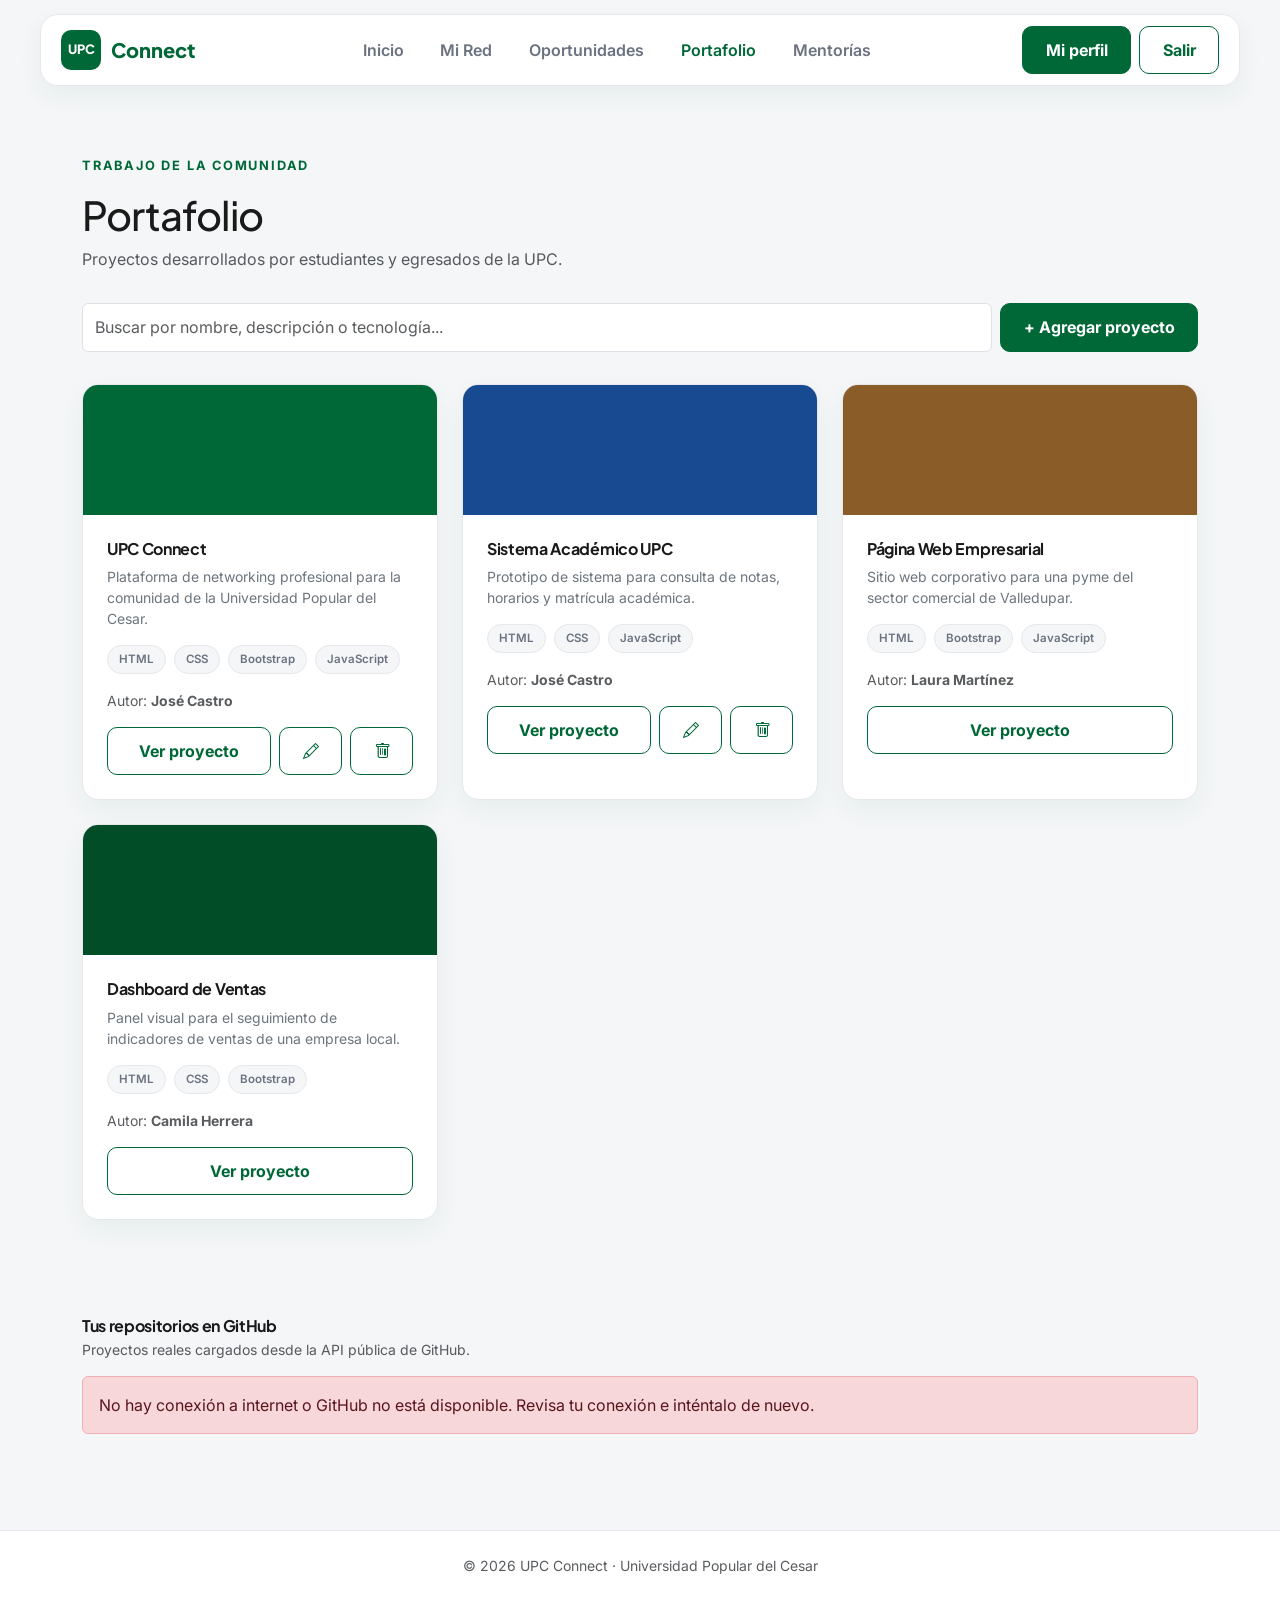
<file: frontend/pages/portafolio.html>
<!doctype html>
<html lang="es">
<head>
  <meta charset="UTF-8" />
  <meta name="viewport" content="width=device-width, initial-scale=1.0" />
  <title>Portafolio | UPC Connect</title>
  <link rel="preconnect" href="https://fonts.googleapis.com" />
  <link href="https://fonts.googleapis.com/css2?family=Inter:wght@400;500;600;700;800&family=Plus+Jakarta+Sans:wght@600;700;800&display=swap" rel="stylesheet" />
  <link href="https://cdn.jsdelivr.net/npm/bootstrap@5.3.3/dist/css/bootstrap.min.css" rel="stylesheet" />
  <link href="https://cdn.jsdelivr.net/npm/bootstrap-icons@1.11.3/font/bootstrap-icons.min.css" rel="stylesheet" 
  integrity="sha384-XGjxtQfXaH2tnPFa9x+ruJTuLE3Aa6LhHSWRr1XeTyhezb4abCG4ccI5AkVDxqC+" crossorigin="anonymous" />
  <link href="../css/style.css" rel="stylesheet" />
</head>
<body>

  <header class="navbar-upc">
    <div class="navbar-inner">
      <nav class="navbar navbar-expand-lg p-0">
        <div class="container-fluid p-0">
          <a class="navbar-brand" href="../index.html"><span class="logo-badge">UPC</span> Connect</a>
          <button class="navbar-toggler border-0" type="button" data-bs-toggle="collapse" data-bs-target="#navbarUpc">
            <span class="navbar-toggler-icon"></span>
          </button>
          <div class="collapse navbar-collapse" id="navbarUpc">
            <ul class="navbar-nav mx-auto gap-lg-2">
              <li class="nav-item"><a class="nav-link" href="../index.html">Inicio</a></li>
              <li class="nav-item"><a class="nav-link" href="red.html" data-pagina="red.html">Mi Red</a></li>
              <li class="nav-item"><a class="nav-link" href="oportunidades.html" data-pagina="oportunidades.html">Oportunidades</a></li>
              <li class="nav-item"><a class="nav-link active" href="portafolio.html" data-pagina="portafolio.html">Portafolio</a></li>
              <li class="nav-item"><a class="nav-link" href="mentorias.html" data-pagina="mentorias.html">Mentorías</a></li>
            </ul>
            <div class="d-flex gap-2 mt-3 mt-lg-0">
              <a href="perfil.html" class="btn btn-upc-solid">Mi perfil</a>
              <a href="login.html" class="btn btn-upc-outline" id="btnCerrarSesion">Salir</a>
            </div>
          </div>
        </div>
      </nav>
    </div>
  </header>

  <main>
    <section class="pb-3">
      <div class="container">
        <p class="eyebrow">Trabajo de la comunidad</p>
        <h1 class="mt-2">Portafolio</h1>
        <p class="text-muted">Proyectos desarrollados por estudiantes y egresados de la UPC.</p>
      </div>
    </section>
        <section class="pb-3 pt-0">
      <div class="container">
                <div class="d-flex gap-2 mb-3">
          <input type="text" class="form-control" id="buscarProyecto" placeholder="Buscar por nombre, descripción o tecnología..." />
          <button class="btn btn-upc-solid text-nowrap" data-bs-toggle="modal" data-bs-target="#modalProyectoForm" id="btnNuevoProyecto">+ Agregar proyecto</button>
        </div>
      </div>
    </section>
        <section class="pt-0">
      <div class="container">
        <div class="row g-4" id="portafolioContainer"></div>
        <p class="text-muted text-center mt-4 d-none" id="portafolioVacio">No encontramos proyectos que coincidan con tu búsqueda.</p>
      </div>
    </section>
    <section class="pt-4">
      <div class="container">
        <h2 class="h6 fw-bold mb-1">Tus repositorios en GitHub</h2>
        <p class="text-muted small mb-3">Proyectos reales cargados desde la API pública de GitHub.</p>
        <div class="row g-3" id="portafolioGithubRepos"></div>
      </div>
    </section>
  </main>

  <!-- Modal: Ver detalle de un proyecto -->
  <div class="modal fade" id="modalDetalleProyecto" tabindex="-1" aria-hidden="true">
    <div class="modal-dialog modal-dialog-centered">
      <div class="modal-content">
        <div class="modal-header">
          <h5 class="modal-title" id="modalProyectoTitulo">Detalle del proyecto</h5>
          <button type="button" class="btn-close" data-bs-dismiss="modal" aria-label="Cerrar"></button>
        </div>
        <div class="modal-body">
          <p class="text-muted small mb-2">Autor: <strong id="modalProyectoAutor"></strong></p>
          <p class="small mb-3" id="modalProyectoDescripcion"></p>
          <div class="d-flex flex-wrap gap-2" id="modalProyectoTecnologias"></div>
        </div>
      </div>
    </div>
    </div>

  <!-- Modal: Formulario para agregar/editar proyecto propio -->
  <div class="modal fade" id="modalProyectoForm" tabindex="-1" aria-hidden="true">
    <div class="modal-dialog modal-dialog-centered">
      <div class="modal-content">
        <div class="modal-header">
          <h5 class="modal-title" id="modalProyectoFormTitulo">Agregar proyecto</h5>
          <button type="button" class="btn-close" data-bs-dismiss="modal" aria-label="Cerrar"></button>
        </div>
        <form id="formProyecto">
          <div class="modal-body">
            <input type="hidden" id="proyectoId" />
            <div class="mb-3">
              <label class="form-label small fw-bold">Nombre del proyecto</label>
              <input type="text" class="form-control" id="proyectoNombre" required />
            </div>
            <div class="mb-3">
              <label class="form-label small fw-bold">Descripción</label>
              <textarea class="form-control" id="proyectoDescripcion" rows="2" required></textarea>
            </div>
            <div class="mb-3">
              <label class="form-label small fw-bold">Tecnologías (separadas por coma)</label>
              <input type="text" class="form-control" id="proyectoTecnologias" placeholder="HTML, CSS, JavaScript" required />
            </div>
            <div class="mb-3">
              <label class="form-label small fw-bold">Enlace a GitHub (opcional)</label>
              <input type="url" class="form-control" id="proyectoGithub" placeholder="https://github.com/..." />
            </div>
            <div class="mb-3">
              <label class="form-label small fw-bold">Enlace a demo (opcional)</label>
              <input type="url" class="form-control" id="proyectoDemo" placeholder="https://..." />
            </div>
          </div>
          <div class="modal-footer">
            <button type="button" class="btn btn-upc-outline" data-bs-dismiss="modal">Cancelar</button>
            <button type="submit" class="btn btn-upc-solid">Guardar</button>
          </div>
        </form>
      </div>
    </div>
  </div>

  <!-- Modal genérico de confirmación (eliminar proyecto) -->
  <div class="modal fade" id="modalConfirmar" tabindex="-1" aria-hidden="true">
    <div class="modal-dialog modal-dialog-centered">
      <div class="modal-content">
        <div class="modal-header">
          <h5 class="modal-title">Confirmar acción</h5>
          <button type="button" class="btn-close" data-bs-dismiss="modal" aria-label="Cerrar"></button>
        </div>
        <div class="modal-body" id="modalConfirmarTexto"></div>
        <div class="modal-footer">
          <button type="button" class="btn btn-upc-outline" data-bs-dismiss="modal">Cancelar</button>
          <button type="button" class="btn btn-upc-solid" id="modalConfirmarBoton">Eliminar</button>
        </div>
      </div>
    </div>
  </div>

  <footer class="footer-upc mt-4">
    <div class="container py-4 text-center small text-muted">© 2026 UPC Connect · Universidad Popular del Cesar</div>
  </footer>

  <script src="https://cdn.jsdelivr.net/npm/bootstrap@5.3.3/dist/js/bootstrap.bundle.min.js"></script>
  <script src="../js/data.js"></script>
  <script src="../js/storage.js"></script>
    <script src="../js/search.js"></script>
    <script src="../js/utils.js"></script>
  <script src="../js/portafolio.js"></script>
  <script src="../js/githubApi.js"></script>
  <script src="../js/main.js"></script>
</body>
</html>
</file>
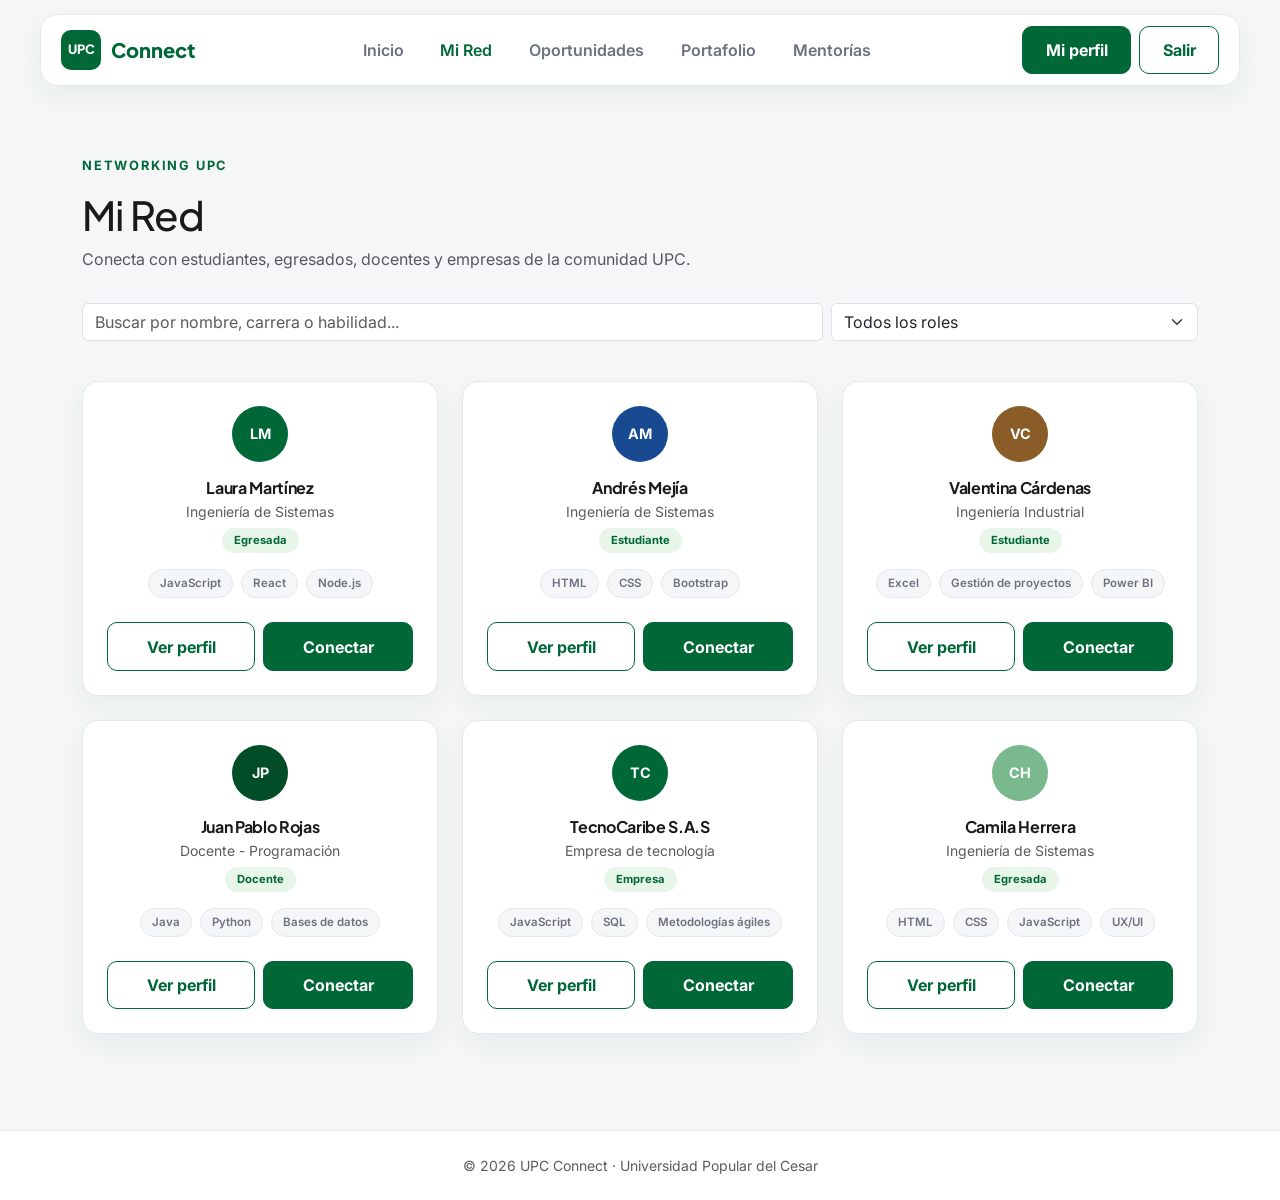
<file: frontend/pages/red.html>
<!doctype html>
<html lang="es">
<head>
  <meta charset="UTF-8" />
  <meta name="viewport" content="width=device-width, initial-scale=1.0" />
  <title>Mi Red | UPC Connect</title>
  <link rel="preconnect" href="https://fonts.googleapis.com" />
  <link href="https://fonts.googleapis.com/css2?family=Inter:wght@400;500;600;700;800&family=Plus+Jakarta+Sans:wght@600;700;800&display=swap" rel="stylesheet" />
  <link href="https://cdn.jsdelivr.net/npm/bootstrap@5.3.3/dist/css/bootstrap.min.css" rel="stylesheet" />
  <link href="../css/style.css" rel="stylesheet" />
</head>
<body>

  <header class="navbar-upc">
    <div class="navbar-inner">
      <nav class="navbar navbar-expand-lg p-0">
        <div class="container-fluid p-0">
          <a class="navbar-brand" href="../index.html"><span class="logo-badge">UPC</span> Connect</a>
          <button class="navbar-toggler border-0" type="button" data-bs-toggle="collapse" data-bs-target="#navbarUpc">
            <span class="navbar-toggler-icon"></span>
          </button>
          <div class="collapse navbar-collapse" id="navbarUpc">
            <ul class="navbar-nav mx-auto gap-lg-2">
              <li class="nav-item"><a class="nav-link" href="../index.html">Inicio</a></li>
              <li class="nav-item"><a class="nav-link active" href="red.html" data-pagina="red.html">Mi Red</a></li>
              <li class="nav-item"><a class="nav-link" href="oportunidades.html" data-pagina="oportunidades.html">Oportunidades</a></li>
              <li class="nav-item"><a class="nav-link" href="portafolio.html" data-pagina="portafolio.html">Portafolio</a></li>
              <li class="nav-item"><a class="nav-link" href="mentorias.html" data-pagina="mentorias.html">Mentorías</a></li>
            </ul>
            <div class="d-flex gap-2 mt-3 mt-lg-0">
              <a href="perfil.html" class="btn btn-upc-solid">Mi perfil</a>
              <a href="login.html" class="btn btn-upc-outline" id="btnCerrarSesion">Salir</a>
            </div>
          </div>
        </div>
      </nav>
    </div>
  </header>

  <main>
    <section class="pb-3">
      <div class="container">
        <p class="eyebrow">Networking UPC</p>
        <h1 class="mt-2">Mi Red</h1>
        <p class="text-muted">Conecta con estudiantes, egresados, docentes y empresas de la comunidad UPC.</p>
      </div>
    </section>
        <section class="pb-3 pt-0">
      <div class="container">
        <div class="row g-2 mb-4">
          <div class="col-md-8">
            <input type="text" class="form-control" id="buscarUsuario" placeholder="Buscar por nombre, carrera o habilidad..." />
          </div>
          <div class="col-md-4">
            <select class="form-select" id="filtroRol">
              <option value="">Todos los roles</option>
              <option value="Estudiante">Estudiante</option>
              <option value="Egresado">Egresado</option>
              <option value="Docente">Docente</option>
              <option value="Empresa">Empresa</option>
            </select>
          </div>
        </div>
      </div>
    </section>
    <section class="pt-0">
      <div class="container">
        <div class="row g-4" id="redContainer"></div>
        <p class="text-muted text-center mt-4 d-none" id="redVacio">No encontramos personas que coincidan con tu búsqueda.</p>
      </div>
    </section>
    </main>

  <!-- Modal: Ver perfil de otro usuario -->
  <div class="modal fade" id="modalPerfilUsuario" tabindex="-1" aria-hidden="true">
    <div class="modal-dialog modal-dialog-centered">
      <div class="modal-content">
        <div class="modal-header">
          <h5 class="modal-title">Perfil</h5>
          <button type="button" class="btn-close" data-bs-dismiss="modal" aria-label="Cerrar"></button>
        </div>
        <div class="modal-body text-center">
          <div class="avatar-circle mx-auto mb-3" id="modalPerfilAvatar"></div>
          <h6 class="fw-bold mb-1" id="modalPerfilNombre"></h6>
          <p class="text-muted small mb-1" id="modalPerfilCarrera"></p>
          <span class="badge-upc mb-3" id="modalPerfilRol"></span>
          <div class="d-flex flex-wrap justify-content-center gap-2 mt-3" id="modalPerfilHabilidades"></div>
        </div>
      </div>
    </div>
  </div>

  <footer class="footer-upc mt-4">
    <div class="container py-4 text-center small text-muted">© 2026 UPC Connect · Universidad Popular del Cesar</div>
  </footer>

  <script src="https://cdn.jsdelivr.net/npm/bootstrap@5.3.3/dist/js/bootstrap.bundle.min.js"></script>
  <script src="../js/data.js"></script>
  <script src="../js/storage.js"></script>
    <script src="../js/search.js"></script>
  <script src="../js/red.js"></script>
  <script src="../js/main.js"></script>
</body>
</html>
</file>
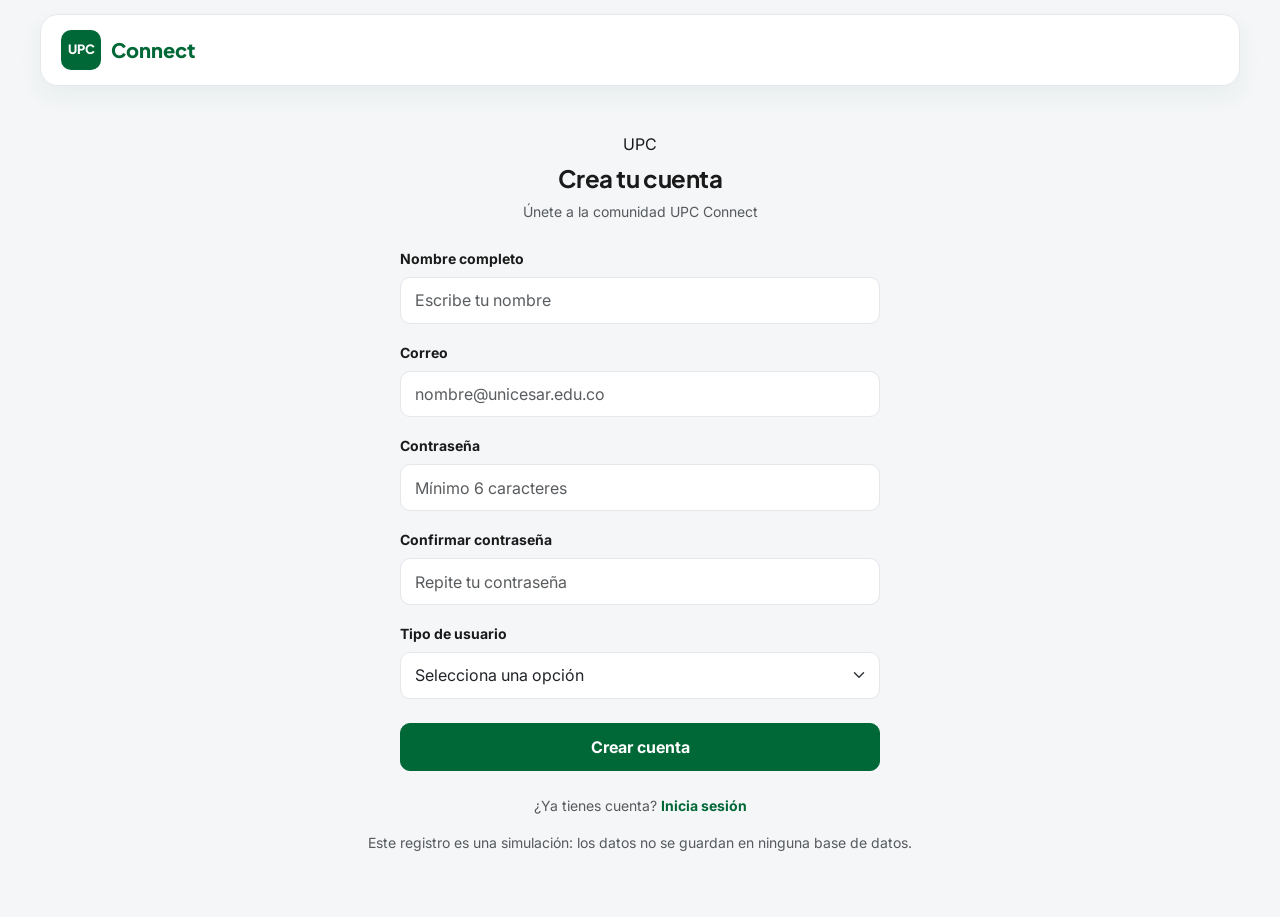
<file: frontend/pages/registro.html>
<!doctype html>
<html lang="es">
<head>
  <meta charset="UTF-8" />
  <meta name="viewport" content="width=device-width, initial-scale=1.0" />
  <title>Crear cuenta | UPC Connect</title>
  <link rel="preconnect" href="https://fonts.googleapis.com" />
  <link href="https://fonts.googleapis.com/css2?family=Inter:wght@400;500;600;700;800&family=Plus+Jakarta+Sans:wght@600;700;800&display=swap" rel="stylesheet" />
  <link href="https://cdn.jsdelivr.net/npm/bootstrap@5.3.3/dist/css/bootstrap.min.css" rel="stylesheet" />
  <link href="../css/style.css" rel="stylesheet" />
</head>
<body>

  <header class="navbar-upc">
    <div class="navbar-inner">
      <nav class="navbar navbar-expand-lg p-0">
        <div class="container-fluid p-0">
          <a class="navbar-brand" href="../index.html"><span class="logo-badge">UPC</span> Connect</a>
        </div>
      </nav>
    </div>
  </header>

  <main>
    <section class="py-5">
      <div class="container">
        <div class="form-upc mx-auto" style="max-width:480px;">
          <div class="text-center mb-4">
            <span class="logo-badge mx-auto mb-2" style="display:grid;">UPC</span>
            <h1 class="h4 fw-bold mt-2">Crea tu cuenta</h1>
            <p class="text-muted small">Únete a la comunidad UPC Connect</p>
          </div>

          <form id="formRegistro" novalidate>
            <div class="mb-3">
              <label class="form-label small fw-bold">Nombre completo</label>
              <input type="text" class="form-control" id="regNombre" placeholder="Escribe tu nombre" required />
              <div class="invalid-feedback">Ingresa tu nombre completo (mínimo 3 caracteres).</div>
            </div>
            <div class="mb-3">
              <label class="form-label small fw-bold">Correo</label>
              <input type="email" class="form-control" id="regCorreo" placeholder="nombre@unicesar.edu.co" required />
              <div class="invalid-feedback">Ingresa un correo válido.</div>
            </div>
            <div class="mb-3">
              <label class="form-label small fw-bold">Contraseña</label>
              <input type="password" class="form-control" id="regClave" placeholder="Mínimo 6 caracteres" required />
              <div class="invalid-feedback">La contraseña debe tener al menos 6 caracteres.</div>
            </div>
            <div class="mb-3">
              <label class="form-label small fw-bold">Confirmar contraseña</label>
              <input type="password" class="form-control" id="regClaveConfirmar" placeholder="Repite tu contraseña" required />
              <div class="invalid-feedback">Las contraseñas no coinciden.</div>
            </div>
            <div class="mb-3">
              <label class="form-label small fw-bold">Tipo de usuario</label>
              <select class="form-select" id="regTipoUsuario" required>
                <option value="">Selecciona una opción</option>
                <option value="estudiante">Estudiante</option>
                <option value="egresado">Egresado</option>
                <option value="docente">Docente</option>
                <option value="empresa">Empresa</option>
              </select>
              <div class="invalid-feedback">Selecciona un tipo de usuario.</div>
            </div>

            <div id="registroMensaje" class="alert alert-success small d-none" role="alert"></div>

            <button type="submit" class="btn btn-upc-solid w-100 mt-2">Crear cuenta</button>
          </form>

          <p class="text-center small text-muted mt-4 mb-0">
            ¿Ya tienes cuenta?
            <a href="login.html" class="text-upc fw-bold">Inicia sesión</a>
          </p>
        </div>
        <p class="text-center small text-muted mt-3">
          Este registro es una simulación: los datos no se guardan en ninguna base de datos.
        </p>
      </div>
    </section>
  </main>

  <script src="https://cdn.jsdelivr.net/npm/bootstrap@5.3.3/dist/js/bootstrap.bundle.min.js"></script>
  <script src="../js/data.js"></script>
  <script src="../js/storage.js"></script>
  <script src="../js/main.js"></script>
  <script src="../js/auth.js"></script>
</body>
</html>
</file>
<file: frontend/css/style.css>
/* ==================================================
   VARIABLES
   Colores tomados del diseño original entregado en el
   ZIP (verde institucional), organizados como variables
   CSS para mantener consistencia en todo el sitio.
   ================================================== */
:root {
  --primary-color: #006837;
  --primary-dark: #004d28;
  --secondary-color: #e8f5e9;
  --accent-color: #d2ebd9;
  --background-color: #f4f6f8;
  --text-color: #1a1a1a;
  --text-muted: #6b7280;
  --white: #ffffff;
  --border-color: #e5e7eb;
  --radius-lg: 24px;
  --radius-md: 16px;
  --radius-sm: 10px;
  --shadow-card: 0 10px 25px rgba(0, 104, 55, 0.06);
  --font-titulos: "Plus Jakarta Sans", sans-serif;
  --font-texto: "Inter", sans-serif;
}

/* ==================================================
   ESTILOS GENERALES
   ================================================== */
* {
  box-sizing: border-box;
}

html {
  scroll-behavior: smooth;
}

body {
  font-family: var(--font-texto);
  background-color: var(--background-color);
  color: var(--text-color);
  padding-top: 84px; /* espacio para navbar fija */
}

h1,
h2,
h3,
h4,
.font-titulo {
  font-family: var(--font-titulos);
  letter-spacing: -0.02em;
}

a {
  text-decoration: none;
}

.text-upc {
  color: var(--primary-color) !important;
}

.bg-upc {
  background-color: var(--primary-color) !important;
}

.bg-upc-suave {
  background-color: var(--secondary-color) !important;
}

section {
  padding: 72px 0;
}

.seccion-blanca {
  background-color: var(--white);
}

.eyebrow {
  font-size: 0.8rem;
  font-weight: 700;
  text-transform: uppercase;
  letter-spacing: 0.14em;
  color: var(--primary-color);
}

/* ==================================================
   BOTONES
   ================================================== */
.btn-upc-solid {
  background-color: var(--primary-color);
  color: var(--white);
  border: 1px solid var(--primary-color);
  border-radius: var(--radius-sm);
  font-weight: 700;
  padding: 0.7rem 1.4rem;
  transition: background-color 0.2s ease, border-color 0.2s ease, transform 0.15s ease;
}
.btn-upc-solid:hover {
  background-color: var(--primary-dark);
  border-color: var(--primary-dark);
  color: var(--white);
}
/* :active = mientras el usuario mantiene presionado el botón (feedback táctil) */
.btn-upc-solid:active {
  transform: scale(0.97);
}
.btn-upc-solid:disabled {
  opacity: 0.6;
  cursor: not-allowed;
  transform: none;
}

.btn-upc-outline {
  background-color: transparent;
  color: var(--primary-color);
  border: 1px solid var(--primary-color);
  border-radius: var(--radius-sm);
  font-weight: 700;
  padding: 0.7rem 1.4rem;
  transition: background-color 0.2s ease, color 0.2s ease, transform 0.15s ease;
}
.btn-upc-outline:hover {
  background-color: var(--secondary-color);
  color: var(--primary-color);
}
.btn-upc-outline:active {
  transform: scale(0.97);
}
.btn-upc-outline:disabled {
  opacity: 0.6;
  cursor: not-allowed;
  transform: none;
}

/* ==================================================
   NAVBAR
   ================================================== */
.navbar-upc {
  position: fixed;
  top: 0;
  left: 0;
  right: 0;
  z-index: 1030;
  padding: 14px 0;
}

.navbar-upc .navbar-inner {
  max-width: 1200px;
  margin: 0 auto;
  background: rgba(255, 255, 255, 0.92);
  backdrop-filter: blur(14px);
  border: 1px solid var(--border-color);
  border-radius: 18px;
  padding: 10px 20px;
  box-shadow: var(--shadow-card);
}

.navbar-upc .navbar-brand {
  display: flex;
  align-items: center;
  gap: 10px;
  font-family: var(--font-titulos);
  font-weight: 800;
  color: var(--primary-color);
}

.navbar-upc .logo-badge {
  width: 40px;
  height: 40px;
  display: grid;
  place-items: center;
  background: var(--primary-color);
  color: var(--white);
  font-weight: 800;
  font-size: 0.8rem;
  border-radius: 10px;
}

.navbar-upc .nav-link {
  font-weight: 600;
  color: var(--text-muted);
  padding: 0.5rem 0.9rem !important;
}

.navbar-upc .nav-link:hover,
.navbar-upc .nav-link.active {
  color: var(--primary-color);
}

/* ==================================================
   HERO
   ================================================== */
.hero {
  position: relative;
  overflow: hidden;
  padding: 60px 0 40px;
}

.hero-badge {
  display: inline-flex;
  align-items: center;
  gap: 8px;
  background: var(--secondary-color);
  border: 1px solid var(--accent-color);
  color: var(--primary-color);
  font-size: 0.8rem;
  font-weight: 700;
  padding: 8px 16px;
  border-radius: 999px;
}

.hero h1 {
  font-size: 2.6rem;
  font-weight: 800;
  line-height: 1.1;
}

.hero .destacado {
  color: var(--primary-color);
}

.hero p.lead {
  color: var(--text-muted);
  font-size: 1.05rem;
}

.avatares-mini {
  display: flex;
}
.avatares-mini .avatar-circle {
  width: 32px;
  height: 32px;
  font-size: 0.65rem;
  border: 2px solid var(--white);
  margin-left: -10px;
}
.avatares-mini .avatar-circle:first-child {
  margin-left: 0;
}

/* Tarjeta flotante del hero (simula vista previa del feed) */
.feed-preview {
  border-radius: var(--radius-lg);
  border: 1px solid var(--border-color);
  background: var(--white);
  box-shadow: 0 20px 45px rgba(0, 0, 0, 0.1);
  overflow: hidden;
  animation: flotar 5s ease-in-out infinite;
}

@keyframes flotar {
  0%,
  100% {
    transform: translateY(0);
  }
  50% {
    transform: translateY(-10px);
  }
}

@media (prefers-reduced-motion: reduce) {
  .feed-preview {
    animation: none;
  }
}

/* ==================================================
   TARJETAS (genéricas, usadas en varias páginas)
   ================================================== */
.card-upc {
  background: var(--white);
  border: 1px solid var(--border-color);
  border-radius: var(--radius-md);
  box-shadow: var(--shadow-card);
  /* Se listan las propiedades explícitas (en vez de "transition: 0.2s ease" genérico)
     para que solo animen transform, sombra y borde — más control y más fácil de explicar */
  transition: transform 0.25s ease, box-shadow 0.25s ease, border-color 0.25s ease;
}

.card-upc:hover {
  transform: translateY(-4px);
  border-color: var(--accent-color);
  box-shadow: 0 18px 36px rgba(0, 104, 55, 0.14);
}

.icon-box {
  width: 52px;
  height: 52px;
  display: grid;
  place-items: center;
  background: var(--secondary-color);
  color: var(--primary-color);
  border-radius: var(--radius-sm);
  font-size: 1.4rem;
}

.avatar-circle {
  width: 56px;
  height: 56px;
  border-radius: 50%;
  background: var(--primary-color);
  color: var(--white);
  display: grid;
  place-items: center;
  font-weight: 700;
  font-size: 0.9rem;
}

.avatar-sm {
  width: 40px;
  height: 40px;
  font-size: 0.75rem;
}

.avatar-lg {
  width: 96px;
  height: 96px;
  font-size: 1.6rem;
}

.skill-tag {
  background: var(--background-color);
  border: 1px solid var(--border-color);
  color: var(--text-muted);
  font-size: 0.72rem;
  font-weight: 600;
  padding: 5px 11px;
  border-radius: 999px;
}

.badge-upc {
  display: inline-block;
  background: var(--secondary-color);
  color: var(--primary-color);
  font-size: 0.7rem;
  font-weight: 700;
  padding: 4px 12px;
  border-radius: 999px;
}

.project-cover {
  height: 130px;
  width: 100%;
}

/* ==================================================
   UPC TALENT MATCH
   ================================================== */
.match-badge {
  font-size: 0.7rem;
  font-weight: 800;
  padding: 5px 10px;
  border-radius: 999px;
  white-space: nowrap;
}

.match-alto {
  background: var(--secondary-color);
  color: var(--primary-color);
}
.match-medio {
  background: #fff4d6;
  color: #8a6900;
}
.match-bajo {
  background: #f1f2f4;
  color: var(--text-muted);
}

.progress-upc {
  width: 100%;
  height: 8px;
  border-radius: 999px;
  background: var(--background-color);
  /* Sombra hacia adentro para que el "track" se vea como un canal hundido,
     no como un rectángulo plano */
  box-shadow: inset 0 1px 2px rgba(0, 0, 0, 0.06);
  overflow: hidden;
}
.progress-upc-bar {
  height: 100%;
  border-radius: 999px;
  transition: width 0.4s ease;
}
.progress-upc-bar.match-alto {
  background: var(--primary-color);
}
.progress-upc-bar.match-medio {
  background: #e6b800;
}
.progress-upc-bar.match-bajo {
  background: #b0b6bf;
}

.talent-match-flow {
  display: flex;
  align-items: center;
  justify-content: center;
  gap: 18px;
  flex-wrap: wrap;
}
.talent-match-flow .paso {
  background: var(--white);
  border: 1px solid var(--border-color);
  border-radius: var(--radius-md);
  padding: 20px 26px;
  text-align: center;
  min-width: 150px;
  box-shadow: var(--shadow-card);
}
.talent-match-flow .flecha {
  font-size: 1.6rem;
  color: var(--primary-color);
  font-weight: 800;
}

/* ==================================================
   FEED
   ================================================== */
.btn-like {
  background: none;
  border: none;
  font-weight: 700;
  color: var(--text-muted);
  font-size: 0.85rem;
}
.btn-like.activo {
  color: var(--primary-color);
}
.btn-comentar {
  background: none;
  border: none;
  color: var(--text-muted);
  font-size: 0.85rem;
  font-weight: 600;
}

/* ==================================================
   FORMULARIOS (login / registro)
   ================================================== */
.form-upc .form-control,
.form-upc .form-select {
  border-radius: var(--radius-sm);
  padding: 0.65rem 0.9rem;
  border: 1px solid var(--border-color);
  transition: border-color 0.2s ease, box-shadow 0.2s ease;
}
.form-upc .form-control:focus,
.form-upc .form-select:focus {
  border-color: var(--primary-color);
  box-shadow: 0 0 0 3px rgba(0, 104, 55, 0.12);
}
/* Bootstrap agrega la clase "is-invalid" automáticamente cuando un campo
   falla la validación (o nosotros la agregamos a mano en auth.js).
   Antes no tenía estilo propio dentro de .form-upc — solo el borde rojo
   por defecto de Bootstrap, muy sutil. Aquí lo reforzamos. */
.form-upc .form-control.is-invalid,
.form-upc .form-select.is-invalid {
  border-color: #d64545;
}
.form-upc .form-control.is-invalid:focus,
.form-upc .form-select.is-invalid:focus {
  box-shadow: 0 0 0 3px rgba(214, 69, 69, 0.15);
}
.form-upc .invalid-feedback {
  font-weight: 600;
  color: #d64545;
}

/* ==================================================
   DASHBOARD
   ================================================== */
.grafico-barras {
  display: flex;
  align-items: flex-end;
  justify-content: space-around;
  gap: 20px;
  height: 220px;
  padding-top: 20px;
}
.barra-grupo {
  display: flex;
  flex-direction: column;
  align-items: center;
  justify-content: flex-end;
  height: 100%;
  flex: 1;
}
.barra {
  width: 100%;
  max-width: 64px;
  background: linear-gradient(180deg, var(--primary-color), var(--primary-dark));
  border-radius: 10px 10px 0 0;
  display: flex;
  align-items: flex-start;
  justify-content: center;
  min-height: 24px;
  transition: height 0.5s ease;
}
.barra-valor {
  color: var(--white);
  font-size: 0.65rem;
  font-weight: 700;
  margin-top: 6px;
}
.barra-etiqueta {
  margin-top: 10px;
  font-size: 0.75rem;
  color: var(--text-muted);
  text-align: center;
  font-weight: 600;
}

/* ==================================================
   FOOTER
   ================================================== */
.footer-upc {
  background: var(--white);
  border-top: 1px solid var(--border-color);
}
.footer-upc a {
  color: var(--text-muted);
  font-size: 0.9rem;
}
.footer-upc a:hover {
  color: var(--primary-color);
}
.footer-upc h6 {
  font-weight: 800;
  color: var(--text-color);
}

/* ==================================================
   RESPONSIVE
   ================================================== */
@media (max-width: 991px) {
  .hero h1 {
    font-size: 2.1rem;
  }
  section {
    padding: 52px 0;
  }
}

@media (max-width: 767px) {
  body {
    padding-top: 76px;
  }
  .form-upc {
    padding: 26px;
  }
  .talent-match-flow {
    flex-direction: column;
  }
  .talent-match-flow .flecha {
    transform: rotate(90deg);
  }
}
</file>
